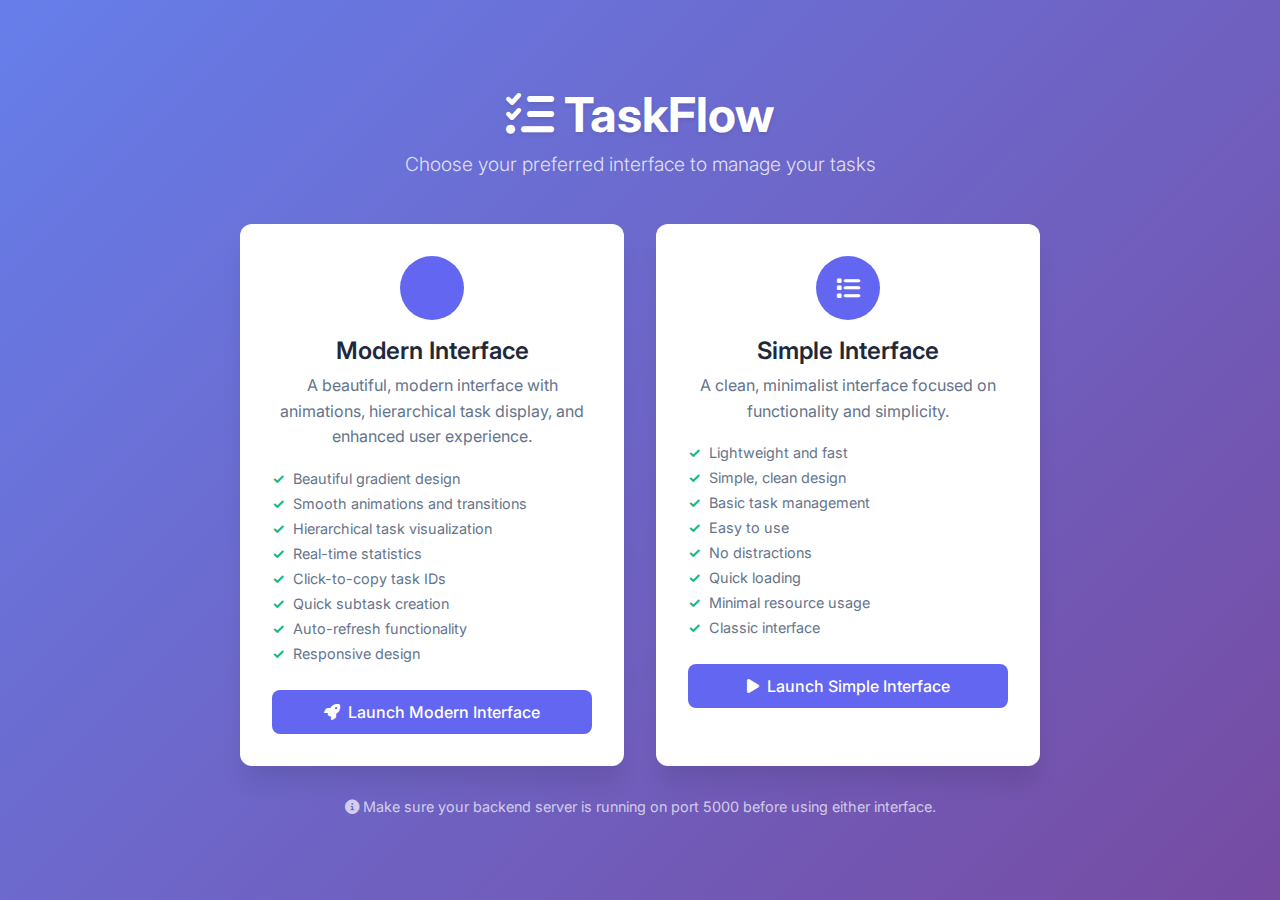
<file: index.html>
<!DOCTYPE html>
<html lang="en">
<head>
    <meta charset="UTF-8">
    <meta name="viewport" content="width=device-width, initial-scale=1.0">
    <title>TaskFlow - Choose Your Interface</title>
    <link href="https://cdnjs.cloudflare.com/ajax/libs/font-awesome/6.4.0/css/all.min.css" rel="stylesheet">
    <link href="https://fonts.googleapis.com/css2?family=Inter:wght@300;400;500;600;700&display=swap" rel="stylesheet">
    <style>
        :root {
            --primary: #6366f1;
            --primary-dark: #4f46e5;
            --secondary: #f1f5f9;
            --accent: #10b981;
            --text-primary: #1e293b;
            --text-secondary: #64748b;
            --bg-primary: #ffffff;
            --shadow: 0 4px 6px -1px rgba(0, 0, 0, 0.1);
            --shadow-lg: 0 20px 25px -5px rgba(0, 0, 0, 0.1);
            --radius: 12px;
            --transition: all 0.3s cubic-bezier(0.4, 0, 0.2, 1);
        }

        * {
            margin: 0;
            padding: 0;
            box-sizing: border-box;
        }

        body {
            font-family: 'Inter', -apple-system, BlinkMacSystemFont, sans-serif;
            background: linear-gradient(135deg, #667eea 0%, #764ba2 100%);
            min-height: 100vh;
            color: var(--text-primary);
            display: flex;
            align-items: center;
            justify-content: center;
            padding: 2rem;
        }

        .container {
            max-width: 800px;
            text-align: center;
        }

        .header {
            margin-bottom: 3rem;
            animation: fadeInDown 0.8s ease-out;
        }

        .header h1 {
            font-size: 3rem;
            font-weight: 700;
            color: white;
            margin-bottom: 0.5rem;
            text-shadow: 0 2px 4px rgba(0, 0, 0, 0.1);
        }

        .header p {
            font-size: 1.2rem;
            color: rgba(255, 255, 255, 0.8);
            font-weight: 300;
        }

        .options {
            display: grid;
            grid-template-columns: repeat(auto-fit, minmax(300px, 1fr));
            gap: 2rem;
            margin-bottom: 2rem;
        }

        .option-card {
            background: var(--bg-primary);
            border-radius: var(--radius);
            box-shadow: var(--shadow-lg);
            padding: 2rem;
            transition: var(--transition);
            animation: fadeInUp 0.8s ease-out;
            text-decoration: none;
            color: inherit;
        }

        .option-card:hover {
            transform: translateY(-4px);
            box-shadow: 0 25px 50px -12px rgba(0, 0, 0, 0.25);
        }

        .option-icon {
            width: 4rem;
            height: 4rem;
            background: var(--primary);
            border-radius: 50%;
            display: flex;
            align-items: center;
            justify-content: center;
            color: white;
            font-size: 1.5rem;
            margin: 0 auto 1rem;
        }

        .option-title {
            font-size: 1.5rem;
            font-weight: 600;
            margin-bottom: 0.5rem;
            color: var(--text-primary);
        }

        .option-description {
            color: var(--text-secondary);
            line-height: 1.6;
            margin-bottom: 1rem;
        }

        .option-features {
            list-style: none;
            text-align: left;
            margin-bottom: 1.5rem;
        }

        .option-features li {
            padding: 0.25rem 0;
            color: var(--text-secondary);
            font-size: 0.9rem;
        }

        .option-features li:before {
            content: "✓";
            color: var(--accent);
            font-weight: bold;
            margin-right: 0.5rem;
        }

        .btn {
            display: inline-flex;
            align-items: center;
            gap: 0.5rem;
            padding: 0.75rem 1.5rem;
            border: none;
            border-radius: 8px;
            font-size: 1rem;
            font-weight: 500;
            cursor: pointer;
            transition: var(--transition);
            text-decoration: none;
            background: var(--primary);
            color: white;
            width: 100%;
            justify-content: center;
        }

        .btn:hover {
            background: var(--primary-dark);
            transform: translateY(-1px);
        }

        .footer {
            margin-top: 2rem;
            color: rgba(255, 255, 255, 0.7);
            font-size: 0.9rem;
        }

        @keyframes fadeInDown {
            from { opacity: 0; transform: translateY(-20px); }
            to { opacity: 1; transform: translateY(0); }
        }

        @keyframes fadeInUp {
            from { opacity: 0; transform: translateY(20px); }
            to { opacity: 1; transform: translateY(0); }
        }

        @media (max-width: 768px) {
            .header h1 {
                font-size: 2rem;
            }
            
            .options {
                grid-template-columns: 1fr;
            }
        }
    </style>
</head>
<body>
    <div class="container">
        <header class="header">
            <h1><i class="fas fa-tasks"></i> TaskFlow</h1>
            <p>Choose your preferred interface to manage your tasks</p>
        </header>

        <div class="options">
            <div class="option-card">
                <div class="option-icon">
                    <i class="fas fa-sparkles"></i>
                </div>
                <h2 class="option-title">Modern Interface</h2>
                <p class="option-description">
                    A beautiful, modern interface with animations, hierarchical task display, and enhanced user experience.
                </p>
                <ul class="option-features">
                    <li>Beautiful gradient design</li>
                    <li>Smooth animations and transitions</li>
                    <li>Hierarchical task visualization</li>
                    <li>Real-time statistics</li>
                    <li>Click-to-copy task IDs</li>
                    <li>Quick subtask creation</li>
                    <li>Auto-refresh functionality</li>
                    <li>Responsive design</li>
                </ul>
                <a href="frontend_fancy.html" class="btn">
                    <i class="fas fa-rocket"></i>
                    Launch Modern Interface
                </a>
            </div>

            <div class="option-card">
                <div class="option-icon">
                    <i class="fas fa-list"></i>
                </div>
                <h2 class="option-title">Simple Interface</h2>
                <p class="option-description">
                    A clean, minimalist interface focused on functionality and simplicity.
                </p>
                <ul class="option-features">
                    <li>Lightweight and fast</li>
                    <li>Simple, clean design</li>
                    <li>Basic task management</li>
                    <li>Easy to use</li>
                    <li>No distractions</li>
                    <li>Quick loading</li>
                    <li>Minimal resource usage</li>
                    <li>Classic interface</li>
                </ul>
                <a href="frontend.html" class="btn">
                    <i class="fas fa-play"></i>
                    Launch Simple Interface
                </a>
            </div>
        </div>

        <footer class="footer">
            <p>
                <i class="fas fa-info-circle"></i>
                Make sure your backend server is running on port 5000 before using either interface.
            </p>
        </footer>
    </div>
</body>
</html>
</file>
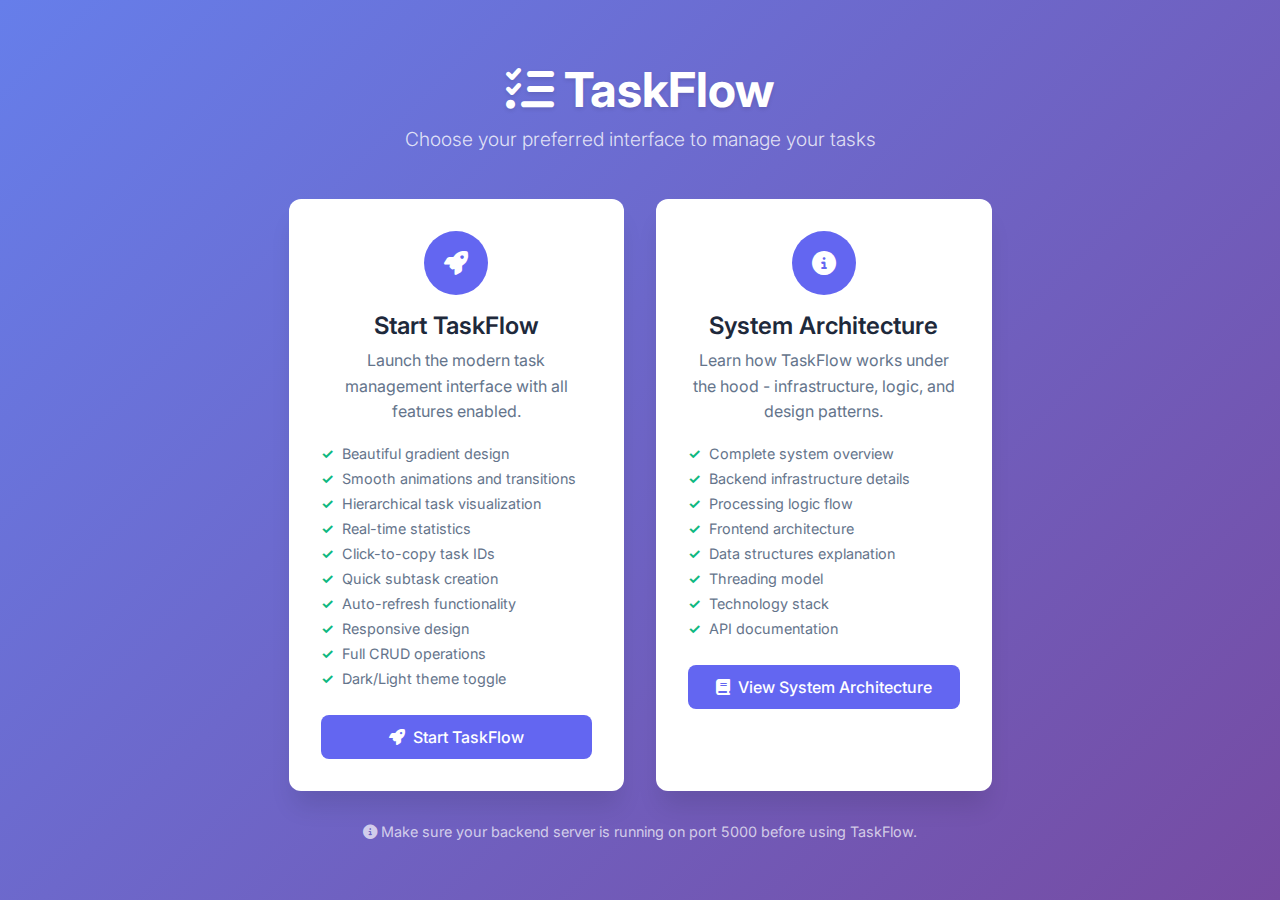
<file: frontend/index.html>
<!DOCTYPE html>
<html lang="en">
<head>
    <meta charset="UTF-8">
    <meta name="viewport" content="width=device-width, initial-scale=1.0">
    <title>TaskFlow - Choose Your Interface</title>
    <link href="https://cdnjs.cloudflare.com/ajax/libs/font-awesome/6.4.0/css/all.min.css" rel="stylesheet">
    <link href="https://fonts.googleapis.com/css2?family=Inter:wght@300;400;500;600;700&display=swap" rel="stylesheet">
    <style>
        :root {
            --primary: #6366f1;
            --primary-dark: #4f46e5;
            --secondary: #f1f5f9;
            --accent: #10b981;
            --text-primary: #1e293b;
            --text-secondary: #64748b;
            --bg-primary: #ffffff;
            --shadow: 0 4px 6px -1px rgba(0, 0, 0, 0.1);
            --shadow-lg: 0 20px 25px -5px rgba(0, 0, 0, 0.1);
            --radius: 12px;
            --transition: all 0.3s cubic-bezier(0.4, 0, 0.2, 1);
        }

        * {
            margin: 0;
            padding: 0;
            box-sizing: border-box;
        }

        body {
            font-family: 'Inter', -apple-system, BlinkMacSystemFont, sans-serif;
            background: linear-gradient(135deg, #667eea 0%, #764ba2 100%);
            min-height: 100vh;
            color: var(--text-primary);
            display: flex;
            align-items: center;
            justify-content: center;
            padding: 2rem;
        }

        .container {
            max-width: 800px;
            text-align: center;
        }

        .header {
            margin-bottom: 3rem;
            animation: fadeInDown 0.8s ease-out;
        }

        .header h1 {
            font-size: 3rem;
            font-weight: 700;
            color: white;
            margin-bottom: 0.5rem;
            text-shadow: 0 2px 4px rgba(0, 0, 0, 0.1);
        }

        .header p {
            font-size: 1.2rem;
            color: rgba(255, 255, 255, 0.8);
            font-weight: 300;
        }

        .options {
            display: grid;
            grid-template-columns: repeat(auto-fit, minmax(300px, 1fr));
            gap: 2rem;
            margin-bottom: 2rem;
        }

        .option-card {
            background: var(--bg-primary);
            border-radius: var(--radius);
            box-shadow: var(--shadow-lg);
            padding: 2rem;
            transition: var(--transition);
            animation: fadeInUp 0.8s ease-out;
            text-decoration: none;
            color: inherit;
        }

        .option-card:hover {
            transform: translateY(-4px);
            box-shadow: 0 25px 50px -12px rgba(0, 0, 0, 0.25);
        }

        .option-icon {
            width: 4rem;
            height: 4rem;
            background: var(--primary);
            border-radius: 50%;
            display: flex;
            align-items: center;
            justify-content: center;
            color: white;
            font-size: 1.5rem;
            margin: 0 auto 1rem;
        }

        .option-title {
            font-size: 1.5rem;
            font-weight: 600;
            margin-bottom: 0.5rem;
            color: var(--text-primary);
        }

        .option-description {
            color: var(--text-secondary);
            line-height: 1.6;
            margin-bottom: 1rem;
        }

        .option-features {
            list-style: none;
            text-align: left;
            margin-bottom: 1.5rem;
        }

        .option-features li {
            padding: 0.25rem 0;
            color: var(--text-secondary);
            font-size: 0.9rem;
        }

        .option-features li:before {
            content: "✓";
            color: var(--accent);
            font-weight: bold;
            margin-right: 0.5rem;
        }

        .btn {
            display: inline-flex;
            align-items: center;
            gap: 0.5rem;
            padding: 0.75rem 1.5rem;
            border: none;
            border-radius: 8px;
            font-size: 1rem;
            font-weight: 500;
            cursor: pointer;
            transition: var(--transition);
            text-decoration: none;
            background: var(--primary);
            color: white;
            width: 100%;
            justify-content: center;
        }

        .btn:hover {
            background: var(--primary-dark);
            transform: translateY(-1px);
        }

        .footer {
            margin-top: 2rem;
            color: rgba(255, 255, 255, 0.7);
            font-size: 0.9rem;
        }

        @keyframes fadeInDown {
            from { opacity: 0; transform: translateY(-20px); }
            to { opacity: 1; transform: translateY(0); }
        }

        @keyframes fadeInUp {
            from { opacity: 0; transform: translateY(20px); }
            to { opacity: 1; transform: translateY(0); }
        }

        @media (max-width: 768px) {
            .header h1 {
                font-size: 2rem;
            }
            
            .options {
                grid-template-columns: 1fr;
            }
        }
    </style>
</head>
<body>
    <div class="container">
        <header class="header">
            <h1><i class="fas fa-tasks"></i> TaskFlow</h1>
            <p>Choose your preferred interface to manage your tasks</p>
        </header>

        <div class="options">
            <div class="option-card">
                <div class="option-icon">
                    <i class="fas fa-rocket"></i>
                </div>
                <h2 class="option-title">Start TaskFlow</h2>
                <p class="option-description">
                    Launch the modern task management interface with all features enabled.
                </p>
                <ul class="option-features">
                    <li>Beautiful gradient design</li>
                    <li>Smooth animations and transitions</li>
                    <li>Hierarchical task visualization</li>
                    <li>Real-time statistics</li>
                    <li>Click-to-copy task IDs</li>
                    <li>Quick subtask creation</li>
                    <li>Auto-refresh functionality</li>
                    <li>Responsive design</li>
                    <li>Full CRUD operations</li>
                    <li>Dark/Light theme toggle</li>
                </ul>
                <a href="frontend_fancy.html" class="btn">
                    <i class="fas fa-rocket"></i>
                    Start TaskFlow
                </a>
            </div>

            <div class="option-card">
                <div class="option-icon">
                    <i class="fas fa-info-circle"></i>
                </div>
                <h2 class="option-title">System Architecture</h2>
                <p class="option-description">
                    Learn how TaskFlow works under the hood - infrastructure, logic, and design patterns.
                </p>
                <ul class="option-features">
                    <li>Complete system overview</li>
                    <li>Backend infrastructure details</li>
                    <li>Processing logic flow</li>
                    <li>Frontend architecture</li>
                    <li>Data structures explanation</li>
                    <li>Threading model</li>
                    <li>Technology stack</li>
                    <li>API documentation</li>
                </ul>
                <a href="info.html" class="btn">
                    <i class="fas fa-book"></i>
                    View System Architecture
                </a>
            </div>
        </div>

        <footer class="footer">
            <p>
                <i class="fas fa-info-circle"></i>
                Make sure your backend server is running on port 5000 before using TaskFlow.
            </p>
        </footer>
    </div>
</body>
</html>
</file>
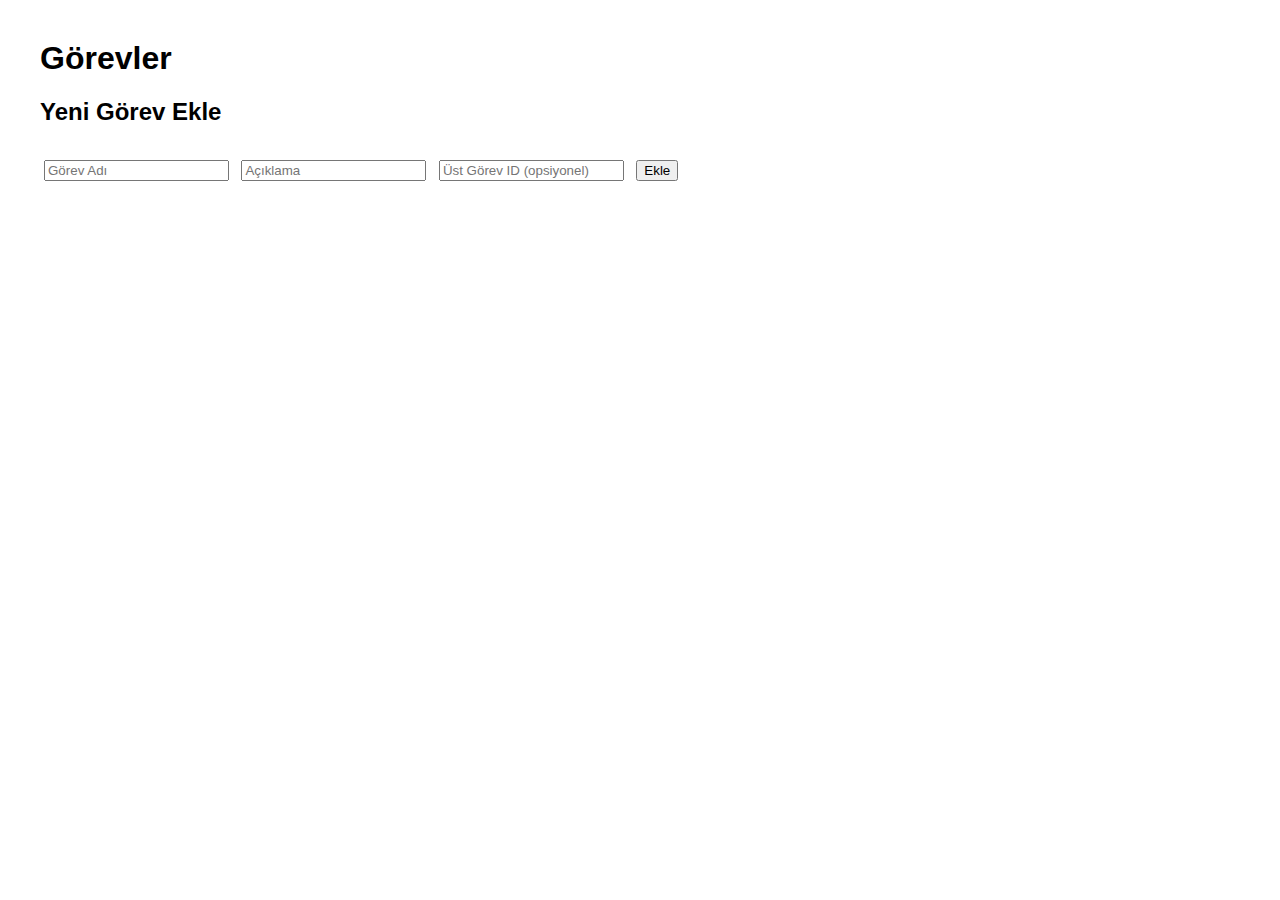
<file: frontend.html>
<!DOCTYPE html>
<html lang="tr">
<head>
    <meta charset="UTF-8">
    <title>Görev Listesi</title>
    <style>
        body { font-family: Arial, sans-serif; margin: 40px; }
        #task-list { margin-top: 20px; }
        li { margin-bottom: 8px; }
        form { margin-top: 30px; }
        input, button { margin: 4px; }
    </style>
</head>
<body>
    <h1>Görevler</h1>
    <ul id="task-list"></ul>

    <h2>Yeni Görev Ekle</h2>
    <form id="task-form">
        <input type="text" id="name" placeholder="Görev Adı" required>
        <input type="text" id="description" placeholder="Açıklama" required>
        <input type="text" id="parent_id" placeholder="Üst Görev ID (opsiyonel)">
        <button type="submit">Ekle</button>
    </form>

    <script>
        async function fetchTasks() {
            const res = await fetch('http://127.0.0.1:5000/get_tasks');
            const tasks = await res.json();
            const list = document.getElementById('task-list');
            list.innerHTML = '';
            tasks.forEach(task => {
                const li = document.createElement('li');
                li.textContent = `#${task.id} - ${task.name}: ${task.description}` + 
                    (task.parent_id ? ` (Üst Görev: ${task.parent_id})` : '');
                list.appendChild(li);
            });
        }

        document.getElementById('task-form').addEventListener('submit', async (e) => {
            e.preventDefault();
            const name = document.getElementById('name').value;
            const description = document.getElementById('description').value;
            const parent_id = document.getElementById('parent_id').value || null;

            const res = await fetch('http://127.0.0.1:5000/add_task', {
                method: 'POST',
                headers: { 'Content-Type': 'application/json' },
                body: JSON.stringify({ name, description, parent_id })
            });

            if (res.ok) {
                document.getElementById('name').value = '';
                document.getElementById('description').value = '';
                document.getElementById('parent_id').value = '';
                fetchTasks();
            } else {
                const error = await res.json();
                alert(error.error || 'Görev eklenemedi!');
            }
        });

        fetchTasks();
    </script>
</body>
</html>
</file>
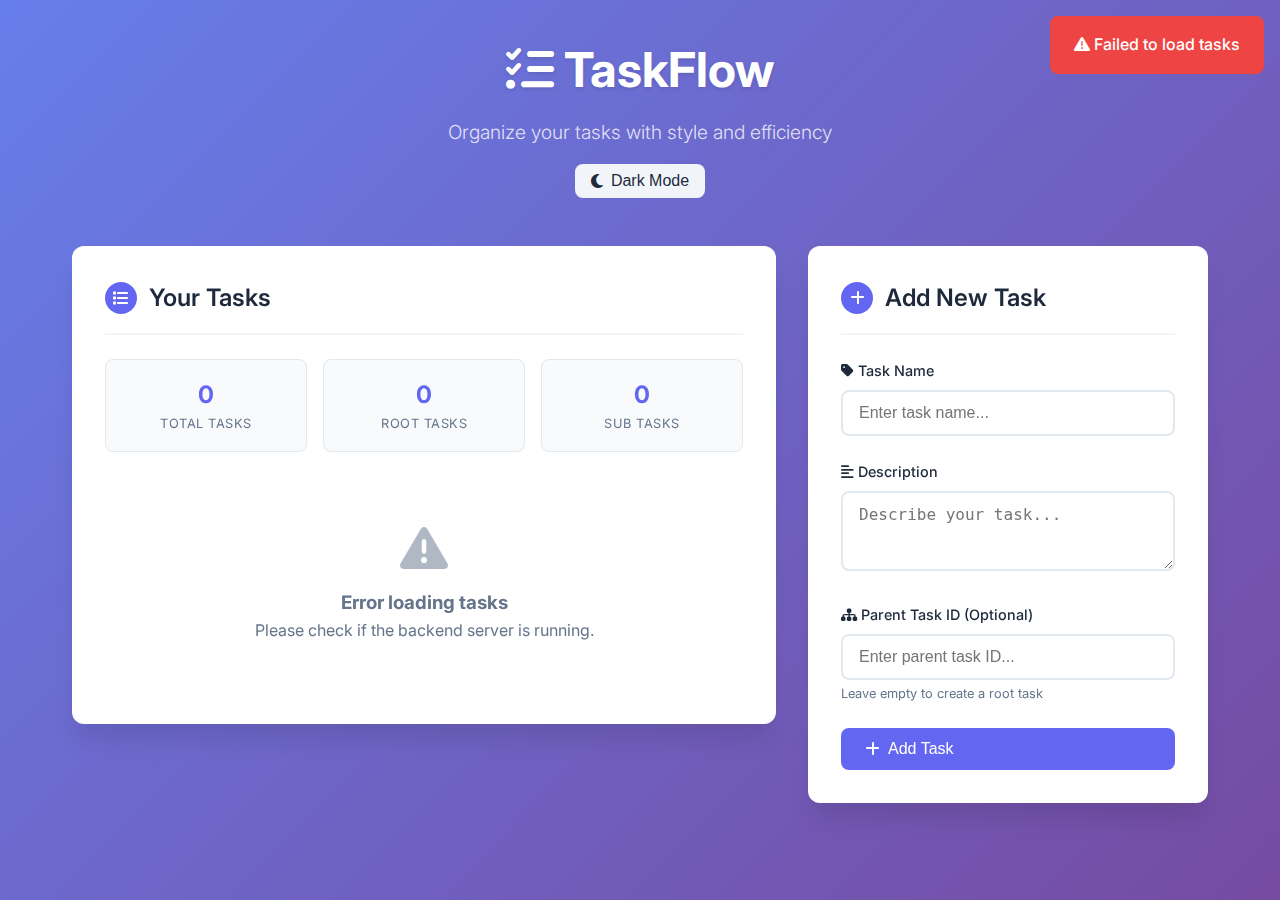
<file: frontend_fancy.html>
<!DOCTYPE html>
<html lang="en">
<head>
    <meta charset="UTF-8">
    <meta name="viewport" content="width=device-width, initial-scale=1.0">
    <title>✨ TaskFlow - Modern Todo Manager</title>
    <link href="https://cdnjs.cloudflare.com/ajax/libs/font-awesome/6.4.0/css/all.min.css" rel="stylesheet">
    <link href="https://fonts.googleapis.com/css2?family=Inter:wght@300;400;500;600;700&display=swap" rel="stylesheet">
    <style>
        :root {
            --primary: #6366f1;
            --primary-dark: #4f46e5;
            --secondary: #f1f5f9;
            --accent: #10b981;
            --danger: #ef4444;
            --warning: #f59e0b;
            --text-primary: #1e293b;
            --text-secondary: #64748b;
            --border: #e2e8f0;
            --bg-primary: #ffffff;
            --bg-secondary: #f8fafc;
            --shadow: 0 4px 6px -1px rgba(0, 0, 0, 0.1);
            --shadow-lg: 0 20px 25px -5px rgba(0, 0, 0, 0.1);
            --radius: 12px;
            --transition: all 0.3s cubic-bezier(0.4, 0, 0.2, 1);
        }

        * {
            margin: 0;
            padding: 0;
            box-sizing: border-box;
        }

        body {
            font-family: 'Inter', -apple-system, BlinkMacSystemFont, sans-serif;
            background: linear-gradient(135deg, #667eea 0%, #764ba2 100%);
            min-height: 100vh;
            color: var(--text-primary);
            line-height: 1.6;
        }

        .container {
            max-width: 1200px;
            margin: 0 auto;
            padding: 2rem;
        }

        .header {
            text-align: center;
            margin-bottom: 3rem;
            animation: fadeInDown 0.8s ease-out;
        }

        .header h1 {
            font-size: 3rem;
            font-weight: 700;
            color: white;
            margin-bottom: 0.5rem;
            text-shadow: 0 2px 4px rgba(0, 0, 0, 0.1);
        }

        .header p {
            font-size: 1.2rem;
            color: rgba(255, 255, 255, 0.8);
            font-weight: 300;
        }

        .main-grid {
            display: grid;
            grid-template-columns: 1fr 400px;
            gap: 2rem;
            align-items: start;
        }

        .card {
            background: var(--bg-primary);
            border-radius: var(--radius);
            box-shadow: var(--shadow-lg);
            padding: 2rem;
            backdrop-filter: blur(10px);
            border: 1px solid rgba(255, 255, 255, 0.1);
            animation: fadeInUp 0.8s ease-out;
        }

        .card-header {
            display: flex;
            align-items: center;
            gap: 0.75rem;
            margin-bottom: 1.5rem;
            padding-bottom: 1rem;
            border-bottom: 2px solid var(--secondary);
        }

        .card-header h2 {
            font-size: 1.5rem;
            font-weight: 600;
            color: var(--text-primary);
        }

        .card-header .icon {
            width: 2rem;
            height: 2rem;
            background: var(--primary);
            border-radius: 50%;
            display: flex;
            align-items: center;
            justify-content: center;
            color: white;
        }

        .form-group {
            margin-bottom: 1.5rem;
        }

        .form-label {
            display: block;
            font-weight: 500;
            color: var(--text-primary);
            margin-bottom: 0.5rem;
            font-size: 0.9rem;
        }

        .form-input {
            width: 100%;
            padding: 0.75rem 1rem;
            border: 2px solid var(--border);
            border-radius: 8px;
            font-size: 1rem;
            transition: var(--transition);
            background: var(--bg-primary);
        }

        .form-input:focus {
            outline: none;
            border-color: var(--primary);
            box-shadow: 0 0 0 3px rgba(99, 102, 241, 0.1);
        }

        .form-textarea {
            resize: vertical;
            min-height: 80px;
        }

        .btn {
            display: inline-flex;
            align-items: center;
            gap: 0.5rem;
            padding: 0.75rem 1.5rem;
            border: none;
            border-radius: 8px;
            font-size: 1rem;
            font-weight: 500;
            cursor: pointer;
            transition: var(--transition);
            text-decoration: none;
        }

        .btn-primary {
            background: var(--primary);
            color: white;
        }

        .btn-primary:hover {
            background: var(--primary-dark);
            transform: translateY(-1px);
            box-shadow: var(--shadow);
        }

        .btn-secondary {
            background: var(--secondary);
            color: var(--text-primary);
        }

        .btn-secondary:hover {
            background: #e2e8f0;
        }

        .task-list {
            max-height: 600px;
            overflow-y: auto;
        }

        .task-item {
            background: var(--bg-secondary);
            border: 1px solid var(--border);
            border-radius: 8px;
            padding: 1rem;
            margin-bottom: 0.75rem;
            transition: var(--transition);
            animation: slideInLeft 0.5s ease-out;
        }

        .task-item:hover {
            transform: translateX(4px);
            box-shadow: var(--shadow);
        }

        .task-header {
            display: flex;
            align-items: center;
            justify-content: space-between;
            margin-bottom: 0.5rem;
        }

        .task-title {
            font-weight: 600;
            color: var(--text-primary);
            font-size: 1.1rem;
        }

        .task-id {
            font-size: 0.75rem;
            color: var(--text-secondary);
            background: var(--secondary);
            padding: 0.25rem 0.5rem;
            border-radius: 4px;
            font-family: 'Monaco', monospace;
        }

        .task-description {
            color: var(--text-secondary);
            margin-bottom: 0.5rem;
        }

        .task-meta {
            display: flex;
            align-items: center;
            gap: 1rem;
            font-size: 0.85rem;
            color: var(--text-secondary);
        }

        .task-children {
            display: flex;
            align-items: center;
            gap: 0.25rem;
        }

        .loading {
            display: flex;
            align-items: center;
            justify-content: center;
            padding: 2rem;
            color: var(--text-secondary);
        }

        .spinner {
            width: 20px;
            height: 20px;
            border: 2px solid var(--border);
            border-top: 2px solid var(--primary);
            border-radius: 50%;
            animation: spin 1s linear infinite;
            margin-right: 0.5rem;
        }

        .empty-state {
            text-align: center;
            padding: 3rem 1rem;
            color: var(--text-secondary);
        }

        .empty-state i {
            font-size: 3rem;
            margin-bottom: 1rem;
            opacity: 0.5;
        }

        .stats {
            display: grid;
            grid-template-columns: repeat(auto-fit, minmax(120px, 1fr));
            gap: 1rem;
            margin-bottom: 1.5rem;
        }

        .stat-item {
            text-align: center;
            padding: 1rem;
            background: var(--bg-secondary);
            border-radius: 8px;
            border: 1px solid var(--border);
        }

        .stat-number {
            font-size: 1.5rem;
            font-weight: 700;
            color: var(--primary);
        }

        .stat-label {
            font-size: 0.8rem;
            color: var(--text-secondary);
            text-transform: uppercase;
            letter-spacing: 0.5px;
        }

        .notification {
            position: fixed;
            top: 1rem;
            right: 1rem;
            padding: 1rem 1.5rem;
            border-radius: 8px;
            color: white;
            font-weight: 500;
            z-index: 1000;
            animation: slideInRight 0.3s ease-out;
        }

        .notification.success {
            background: var(--accent);
        }

        .notification.error {
            background: var(--danger);
        }

        @keyframes fadeInDown {
            from { opacity: 0; transform: translateY(-20px); }
            to { opacity: 1; transform: translateY(0); }
        }

        @keyframes fadeInUp {
            from { opacity: 0; transform: translateY(20px); }
            to { opacity: 1; transform: translateY(0); }
        }

        @keyframes slideInLeft {
            from { opacity: 0; transform: translateX(-20px); }
            to { opacity: 1; transform: translateX(0); }
        }

        @keyframes slideInRight {
            from { opacity: 0; transform: translateX(20px); }
            to { opacity: 1; transform: translateX(0); }
        }

        @keyframes spin {
            from { transform: rotate(0deg); }
            to { transform: rotate(360deg); }
        }

        /* Dark mode styles */
        [data-theme="dark"] {
            --primary: #8b5cf6;
            --primary-dark: #7c3aed;
            --secondary: #374151;
            --accent: #10b981;
            --danger: #ef4444;
            --warning: #f59e0b;
            --text-primary: #f8fafc;
            --text-secondary: #94a3b8;
            --border: #4b5563;
            --bg-primary: #1f2937;
            --bg-secondary: #111827;
            --shadow: 0 4px 6px -1px rgba(0, 0, 0, 0.3);
            --shadow-lg: 0 20px 25px -5px rgba(0, 0, 0, 0.3);
        }

        [data-theme="dark"] body {
            background: linear-gradient(135deg, #1f2937 0%, #111827 100%);
        }

        [data-theme="dark"] .form-input {
            background: var(--bg-secondary);
            color: var(--text-primary);
        }

        [data-theme="dark"] .task-item {
            background: var(--bg-secondary);
        }

        @media (max-width: 768px) {
            .main-grid {
                grid-template-columns: 1fr;
                gap: 1.5rem;
            }

            .header h1 {
                font-size: 2rem;
            }

            .container {
                padding: 1rem;
            }
        }
    </style>
</head>
<body>
    <div class="container">
        <header class="header">
            <h1><i class="fas fa-tasks"></i> TaskFlow</h1>
            <p>Organize your tasks with style and efficiency</p>
            <button class="btn btn-secondary" onclick="toggleTheme()" style="margin-top: 1rem; padding: 0.5rem 1rem;">
                <i class="fas fa-moon" id="theme-icon"></i>
                <span id="theme-text">Dark Mode</span>
            </button>
        </header>

        <div class="main-grid">
            <div class="card">
                <div class="card-header">
                    <div class="icon">
                        <i class="fas fa-list"></i>
                    </div>
                    <h2>Your Tasks</h2>
                </div>

                <div class="stats" id="stats">
                    <div class="stat-item">
                        <div class="stat-number" id="total-tasks">0</div>
                        <div class="stat-label">Total Tasks</div>
                    </div>
                    <div class="stat-item">
                        <div class="stat-number" id="root-tasks">0</div>
                        <div class="stat-label">Root Tasks</div>
                    </div>
                    <div class="stat-item">
                        <div class="stat-number" id="child-tasks">0</div>
                        <div class="stat-label">Sub Tasks</div>
                    </div>
                </div>

                <div id="task-list" class="task-list">
                    <div class="loading">
                        <div class="spinner"></div>
                        Loading tasks...
                    </div>
                </div>
            </div>

            <div class="card">
                <div class="card-header">
                    <div class="icon">
                        <i class="fas fa-plus"></i>
                    </div>
                    <h2>Add New Task</h2>
                </div>

                <form id="task-form">
                    <div class="form-group">
                        <label class="form-label" for="name">
                            <i class="fas fa-tag"></i> Task Name
                        </label>
                        <input type="text" id="name" class="form-input" placeholder="Enter task name..." required>
                    </div>

                    <div class="form-group">
                        <label class="form-label" for="description">
                            <i class="fas fa-align-left"></i> Description
                        </label>
                        <textarea id="description" class="form-input form-textarea" placeholder="Describe your task..." required></textarea>
                    </div>

                    <div class="form-group">
                        <label class="form-label" for="parent_id">
                            <i class="fas fa-sitemap"></i> Parent Task ID (Optional)
                        </label>
                        <input type="text" id="parent_id" class="form-input" placeholder="Enter parent task ID...">
                        <small style="color: var(--text-secondary); font-size: 0.8rem; margin-top: 0.25rem; display: block;">
                            Leave empty to create a root task
                        </small>
                    </div>

                    <button type="submit" class="btn btn-primary" style="width: 100%;">
                        <i class="fas fa-plus"></i>
                        Add Task
                    </button>
                </form>
            </div>
        </div>
    </div>

    <script>
        const API_BASE = 'http://127.0.0.1:5000';
        let tasks = [];

        // DOM Elements
        const taskList = document.getElementById('task-list');
        const taskForm = document.getElementById('task-form');
        const nameInput = document.getElementById('name');
        const descriptionInput = document.getElementById('description');
        const parentIdInput = document.getElementById('parent_id');

        // Statistics elements
        const totalTasksEl = document.getElementById('total-tasks');
        const rootTasksEl = document.getElementById('root-tasks');
        const childTasksEl = document.getElementById('child-tasks');

        // Utility functions
        function showNotification(message, type = 'success') {
            const notification = document.createElement('div');
            notification.className = `notification ${type}`;
            notification.innerHTML = `<i class="fas fa-${type === 'success' ? 'check' : 'exclamation-triangle'}"></i> ${message}`;
            document.body.appendChild(notification);

            setTimeout(() => {
                notification.style.animation = 'slideInRight 0.3s ease-out reverse';
                setTimeout(() => notification.remove(), 300);
            }, 3000);
        }

        function updateStats() {
            const totalTasks = tasks.length;

            // Calculate root tasks (tasks that are not children of any other task)
            const rootTasks = tasks.filter(task => {
                return !tasks.some(t => t.children && t.children.includes(task.id));
            }).length;

            const childTasks = totalTasks - rootTasks;

            totalTasksEl.textContent = totalTasks;
            rootTasksEl.textContent = rootTasks;
            childTasksEl.textContent = childTasks;
        }

        function truncateId(id) {
            return id.substring(0, 8) + '...';
        }

        function buildTaskHierarchy() {
            const taskMap = new Map();
            const rootTasks = [];

            // Create a map of all tasks
            tasks.forEach(task => {
                taskMap.set(task.id, { ...task, children: [] });
            });

            // Build hierarchy
            tasks.forEach(task => {
                const taskObj = taskMap.get(task.id);
                if (task.children && task.children.length > 0) {
                    task.children.forEach(childId => {
                        const childTask = taskMap.get(childId);
                        if (childTask) {
                            taskObj.children.push(childTask);
                        }
                    });
                }

                // Check if this task is a root task (not a child of any other task)
                const isChild = tasks.some(t => t.children && t.children.includes(task.id));
                if (!isChild) {
                    rootTasks.push(taskObj);
                }
            });

            return rootTasks;
        }

        function renderTaskItem(task, level = 0) {
            const indent = level * 20;
            const hasChildren = task.children && task.children.length > 0;

            return `
                <div class="task-item" style="margin-left: ${indent}px; ${level > 0 ? 'border-left: 3px solid var(--primary); margin-top: 0.5rem;' : ''}">
                    <div class="task-header">
                        <div class="task-title">
                            ${level > 0 ? '<i class="fas fa-arrow-turn-down" style="margin-right: 0.5rem; color: var(--primary);"></i>' : ''}
                            ${task.name}
                        </div>
                        <div class="task-id" onclick="copyToClipboard('${task.id}')" style="cursor: pointer;" title="Click to copy full ID">
                            #${truncateId(task.id)}
                        </div>
                    </div>
                    <div class="task-description">${task.description}</div>
                    <div class="task-meta">
                        <div class="task-children">
                            <i class="fas fa-sitemap"></i>
                            <span>${task.children ? task.children.length : 0} subtasks</span>
                        </div>
                        ${task.due_date ? `
                            <div>
                                <i class="fas fa-calendar"></i>
                                <span>${new Date(task.due_date).toLocaleDateString()}</span>
                            </div>
                        ` : ''}
                        <div style="margin-left: auto;">
                            <button class="btn btn-secondary" onclick="setParentId('${task.id}')" style="padding: 0.25rem 0.5rem; font-size: 0.8rem;">
                                <i class="fas fa-plus"></i> Add Subtask
                            </button>
                        </div>
                    </div>
                </div>
                ${hasChildren ? task.children.map(child => renderTaskItem(child, level + 1)).join('') : ''}
            `;
        }

        function renderTasks() {
            if (tasks.length === 0) {
                taskList.innerHTML = `
                    <div class="empty-state">
                        <i class="fas fa-clipboard-list"></i>
                        <h3>No tasks yet</h3>
                        <p>Create your first task to get started!</p>
                    </div>
                `;
                return;
            }

            const hierarchy = buildTaskHierarchy();
            taskList.innerHTML = hierarchy.map(task => renderTaskItem(task)).join('');
        }

        function copyToClipboard(text) {
            navigator.clipboard.writeText(text).then(() => {
                showNotification('Task ID copied to clipboard!');
            }).catch(() => {
                showNotification('Failed to copy ID', 'error');
            });
        }

        function setParentId(taskId) {
            parentIdInput.value = taskId;
            parentIdInput.focus();
            showNotification('Parent ID set! Now add your subtask.');
        }

        async function fetchTasks() {
            try {
                const response = await fetch(`${API_BASE}/get_tasks`);
                if (!response.ok) throw new Error('Failed to fetch tasks');
                
                tasks = await response.json();
                renderTasks();
                updateStats();
            } catch (error) {
                console.error('Error fetching tasks:', error);
                showNotification('Failed to load tasks', 'error');
                taskList.innerHTML = `
                    <div class="empty-state">
                        <i class="fas fa-exclamation-triangle"></i>
                        <h3>Error loading tasks</h3>
                        <p>Please check if the backend server is running.</p>
                    </div>
                `;
            }
        }

        async function addTask(taskData) {
            try {
                const response = await fetch(`${API_BASE}/add_task`, {
                    method: 'POST',
                    headers: {
                        'Content-Type': 'application/json',
                    },
                    body: JSON.stringify(taskData)
                });

                if (!response.ok) {
                    const error = await response.json();
                    throw new Error(error.error || 'Failed to add task');
                }

                const result = await response.json();
                showNotification('Task added successfully!');
                
                // Clear form
                taskForm.reset();
                
                // Refresh tasks
                await fetchTasks();
                
                return result;
            } catch (error) {
                console.error('Error adding task:', error);
                showNotification(error.message, 'error');
                throw error;
            }
        }

        // Event listeners
        taskForm.addEventListener('submit', async (e) => {
            e.preventDefault();
            
            const taskData = {
                name: nameInput.value.trim(),
                description: descriptionInput.value.trim(),
                parent_id: parentIdInput.value.trim() || null
            };

            if (!taskData.name || !taskData.description) {
                showNotification('Please fill in all required fields', 'error');
                return;
            }

            await addTask(taskData);
        });

        // Theme management
        function toggleTheme() {
            const currentTheme = document.documentElement.getAttribute('data-theme');
            const newTheme = currentTheme === 'dark' ? 'light' : 'dark';

            document.documentElement.setAttribute('data-theme', newTheme);
            localStorage.setItem('theme', newTheme);

            const themeIcon = document.getElementById('theme-icon');
            const themeText = document.getElementById('theme-text');

            if (newTheme === 'dark') {
                themeIcon.className = 'fas fa-sun';
                themeText.textContent = 'Light Mode';
            } else {
                themeIcon.className = 'fas fa-moon';
                themeText.textContent = 'Dark Mode';
            }
        }

        function initializeTheme() {
            const savedTheme = localStorage.getItem('theme') || 'light';
            document.documentElement.setAttribute('data-theme', savedTheme);

            const themeIcon = document.getElementById('theme-icon');
            const themeText = document.getElementById('theme-text');

            if (savedTheme === 'dark') {
                themeIcon.className = 'fas fa-sun';
                themeText.textContent = 'Light Mode';
            }
        }

        // Initialize app
        document.addEventListener('DOMContentLoaded', () => {
            initializeTheme();
            fetchTasks();

            // Auto-refresh tasks every 30 seconds
            setInterval(fetchTasks, 30000);
        });
    </script>
</body>
</html>
</file>
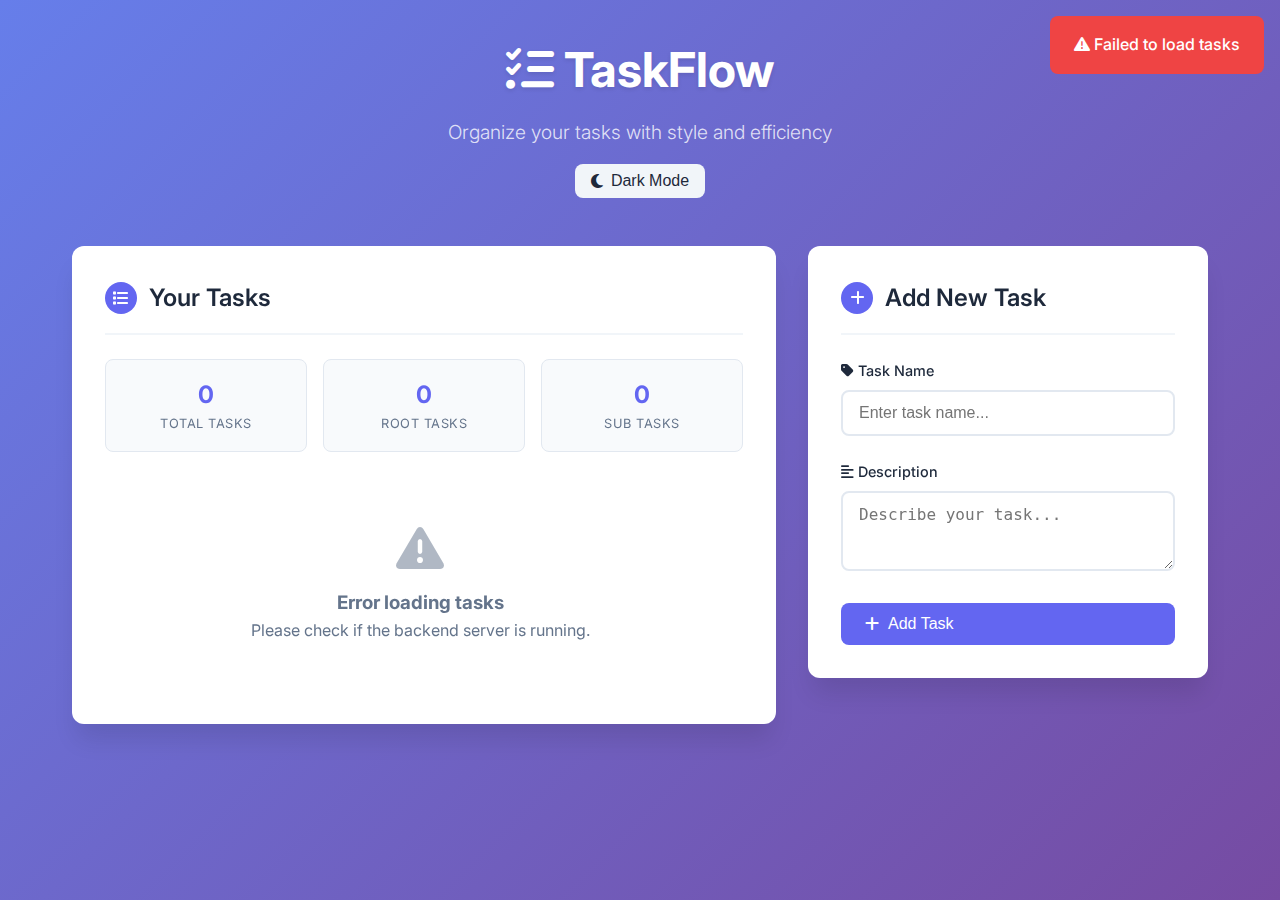
<file: frontend/frontend_fancy.html>
<!DOCTYPE html>
<html lang="en">
<head>
    <meta charset="UTF-8">
    <meta name="viewport" content="width=device-width, initial-scale=1.0">
    <title>✨ TaskFlow - Modern Todo Manager</title>
    <link href="https://cdnjs.cloudflare.com/ajax/libs/font-awesome/6.4.0/css/all.min.css" rel="stylesheet">
    <link href="https://fonts.googleapis.com/css2?family=Inter:wght@300;400;500;600;700&display=swap" rel="stylesheet">
    <style>
        :root {
            --primary: #6366f1;
            --primary-dark: #4f46e5;
            --secondary: #f1f5f9;
            --accent: #10b981;
            --danger: #ef4444;
            --warning: #f59e0b;
            --text-primary: #1e293b;
            --text-secondary: #64748b;
            --border: #e2e8f0;
            --bg-primary: #ffffff;
            --bg-secondary: #f8fafc;
            --shadow: 0 4px 6px -1px rgba(0, 0, 0, 0.1);
            --shadow-lg: 0 20px 25px -5px rgba(0, 0, 0, 0.1);
            --radius: 12px;
            --transition: all 0.3s cubic-bezier(0.4, 0, 0.2, 1);
        }

        * {
            margin: 0;
            padding: 0;
            box-sizing: border-box;
        }

        body {
            font-family: 'Inter', -apple-system, BlinkMacSystemFont, sans-serif;
            background: linear-gradient(135deg, #667eea 0%, #764ba2 100%) fixed;
            min-height: 100vh;
            color: var(--text-primary);
            line-height: 1.6;
            overflow-x: hidden;
        }

        .container {
            max-width: 1200px;
            margin: 0 auto;
            padding: 2rem;
        }

        .header {
            text-align: center;
            margin-bottom: 3rem;
            animation: fadeInDown 0.8s ease-out;
        }

        .header h1 {
            font-size: 3rem;
            font-weight: 700;
            color: white;
            margin-bottom: 0.5rem;
            text-shadow: 0 2px 4px rgba(0, 0, 0, 0.1);
        }

        .header p {
            font-size: 1.2rem;
            color: rgba(255, 255, 255, 0.8);
            font-weight: 300;
        }

        .main-grid {
            display: grid;
            grid-template-columns: 1fr 400px;
            gap: 2rem;
            align-items: start;
        }

        .card {
            background: var(--bg-primary);
            border-radius: var(--radius);
            box-shadow: var(--shadow-lg);
            padding: 2rem;
            backdrop-filter: blur(10px);
            border: 1px solid rgba(255, 255, 255, 0.1);
            animation: fadeInUp 0.8s ease-out;
        }

        .card-header {
            display: flex;
            align-items: center;
            gap: 0.75rem;
            margin-bottom: 1.5rem;
            padding-bottom: 1rem;
            border-bottom: 2px solid var(--secondary);
        }

        .card-header h2 {
            font-size: 1.5rem;
            font-weight: 600;
            color: var(--text-primary);
        }

        .card-header .icon {
            width: 2rem;
            height: 2rem;
            background: var(--primary);
            border-radius: 50%;
            display: flex;
            align-items: center;
            justify-content: center;
            color: white;
        }

        .form-group {
            margin-bottom: 1.5rem;
        }

        .form-label {
            display: block;
            font-weight: 500;
            color: var(--text-primary);
            margin-bottom: 0.5rem;
            font-size: 0.9rem;
        }

        .form-input {
            width: 100%;
            padding: 0.75rem 1rem;
            border: 2px solid var(--border);
            border-radius: 8px;
            font-size: 1rem;
            transition: var(--transition);
            background: var(--bg-primary);
        }

        .form-input:focus {
            outline: none;
            border-color: var(--primary);
            box-shadow: 0 0 0 3px rgba(99, 102, 241, 0.1);
        }

        .form-textarea {
            resize: vertical;
            min-height: 80px;
        }

        .btn {
            display: inline-flex;
            align-items: center;
            gap: 0.5rem;
            padding: 0.75rem 1.5rem;
            border: none;
            border-radius: 8px;
            font-size: 1rem;
            font-weight: 500;
            cursor: pointer;
            transition: var(--transition);
            text-decoration: none;
        }

        .btn-primary {
            background: var(--primary);
            color: white;
        }

        .btn-primary:hover {
            background: var(--primary-dark);
            transform: translateY(-1px);
            box-shadow: var(--shadow);
        }

        .btn-secondary {
            background: var(--secondary);
            color: var(--text-primary);
        }

        .btn-secondary:hover {
            background: #e2e8f0;
        }

        .task-list {
            max-height: 70vh;
            overflow-y: auto;
            padding-right: 0.5rem;
        }

        .task-list::-webkit-scrollbar {
            width: 6px;
        }

        .task-list::-webkit-scrollbar-track {
            background: var(--secondary);
            border-radius: 3px;
        }

        .task-list::-webkit-scrollbar-thumb {
            background: var(--primary);
            border-radius: 3px;
        }

        .task-list::-webkit-scrollbar-thumb:hover {
            background: var(--primary-dark);
        }

        .task-item {
            background: var(--bg-primary);
            border: 2px solid var(--border);
            border-radius: 12px;
            padding: 1.5rem;
            margin-bottom: 1rem;
            transition: var(--transition);
            animation: slideInLeft 0.5s ease-out;
            position: relative;
            overflow: hidden;
        }

        .task-item.new-task {
            animation: newTaskAnimation 0.8s ease-out;
            border-color: var(--accent);
            box-shadow: 0 0 20px rgba(16, 185, 129, 0.3);
        }

        .task-item::before {
            content: '';
            position: absolute;
            top: 0;
            left: 0;
            width: 4px;
            height: 100%;
            background: var(--primary);
            opacity: 0;
            transition: var(--transition);
        }

        .task-item:hover {
            transform: translateY(-2px);
            box-shadow: var(--shadow-lg);
            border-color: var(--primary);
        }

        .task-item:hover::before {
            opacity: 1;
        }

        .task-header {
            display: flex;
            align-items: flex-start;
            justify-content: space-between;
            margin-bottom: 1rem;
        }

        .task-title-section {
            flex: 1;
        }

        .task-title {
            font-weight: 600;
            color: var(--text-primary);
            font-size: 1.2rem;
            margin-bottom: 0.5rem;
            line-height: 1.4;
        }

        .task-description {
            color: var(--text-secondary);
            line-height: 1.6;
            margin-bottom: 1rem;
        }

        .task-actions {
            display: flex;
            gap: 0.5rem;
            flex-shrink: 0;
        }

        .task-action-btn {
            padding: 0.5rem;
            border: none;
            border-radius: 6px;
            cursor: pointer;
            transition: var(--transition);
            font-size: 0.9rem;
            display: flex;
            align-items: center;
            justify-content: center;
            width: 36px;
            height: 36px;
        }

        .task-action-btn.edit {
            background: var(--warning);
            color: white;
        }

        .task-action-btn.delete {
            background: var(--danger);
            color: white;
        }

        .task-action-btn.add-child {
            background: var(--accent);
            color: white;
        }

        .task-action-btn:hover {
            transform: scale(1.1);
            box-shadow: var(--shadow);
        }

        .task-meta {
            display: flex;
            align-items: center;
            justify-content: space-between;
            padding-top: 1rem;
            border-top: 1px solid var(--border);
            font-size: 0.85rem;
            color: var(--text-secondary);
        }

        .task-info {
            display: flex;
            align-items: center;
            gap: 1rem;
        }

        .task-children {
            display: flex;
            align-items: center;
            gap: 0.25rem;
        }

        .task-id-badge {
            background: var(--secondary);
            color: var(--text-secondary);
            padding: 0.4rem 0.8rem;
            border-radius: 6px;
            font-family: 'Monaco', monospace;
            font-size: 0.8rem;
            cursor: pointer;
            transition: var(--transition);
            border: 1px solid var(--border);
            font-weight: 500;
        }

        .task-id-badge:hover {
            background: var(--primary);
            color: white;
            border-color: var(--primary);
            transform: scale(1.05);
        }

        .parent-display {
            display: flex;
            align-items: center;
            padding: 0.75rem;
            background: var(--secondary);
            border-radius: 8px;
            margin-top: 0.5rem;
        }

        .parent-display span {
            font-weight: 500;
            color: var(--text-primary);
        }

        .loading {
            display: flex;
            align-items: center;
            justify-content: center;
            padding: 2rem;
            color: var(--text-secondary);
        }

        .spinner {
            width: 20px;
            height: 20px;
            border: 2px solid var(--border);
            border-top: 2px solid var(--primary);
            border-radius: 50%;
            animation: spin 1s linear infinite;
            margin-right: 0.5rem;
        }

        .empty-state {
            text-align: center;
            padding: 3rem 1rem;
            color: var(--text-secondary);
        }

        .empty-state i {
            font-size: 3rem;
            margin-bottom: 1rem;
            opacity: 0.5;
        }

        .stats {
            display: grid;
            grid-template-columns: repeat(auto-fit, minmax(120px, 1fr));
            gap: 1rem;
            margin-bottom: 1.5rem;
        }

        .stat-item {
            text-align: center;
            padding: 1rem;
            background: var(--bg-secondary);
            border-radius: 8px;
            border: 1px solid var(--border);
        }

        .stat-number {
            font-size: 1.5rem;
            font-weight: 700;
            color: var(--primary);
        }

        .stat-label {
            font-size: 0.8rem;
            color: var(--text-secondary);
            text-transform: uppercase;
            letter-spacing: 0.5px;
        }

        .notification {
            position: fixed;
            top: 1rem;
            right: 1rem;
            padding: 1rem 1.5rem;
            border-radius: 8px;
            color: white;
            font-weight: 500;
            z-index: 1000;
            animation: slideInRight 0.3s ease-out;
        }

        .notification.success {
            background: var(--accent);
        }

        .notification.error {
            background: var(--danger);
        }

        @keyframes fadeInDown {
            from { opacity: 0; transform: translateY(-20px); }
            to { opacity: 1; transform: translateY(0); }
        }

        @keyframes fadeInUp {
            from { opacity: 0; transform: translateY(20px); }
            to { opacity: 1; transform: translateY(0); }
        }

        @keyframes slideInLeft {
            from { opacity: 0; transform: translateX(-20px); }
            to { opacity: 1; transform: translateX(0); }
        }

        @keyframes slideInRight {
            from { opacity: 0; transform: translateX(20px); }
            to { opacity: 1; transform: translateX(0); }
        }

        @keyframes spin {
            from { transform: rotate(0deg); }
            to { transform: rotate(360deg); }
        }

        @keyframes newTaskAnimation {
            0% {
                opacity: 0;
                transform: translateY(-20px) scale(0.95);
                border-color: var(--accent);
                box-shadow: 0 0 30px rgba(16, 185, 129, 0.5);
            }
            50% {
                transform: translateY(-5px) scale(1.02);
                box-shadow: 0 0 25px rgba(16, 185, 129, 0.4);
            }
            100% {
                opacity: 1;
                transform: translateY(0) scale(1);
                border-color: var(--border);
                box-shadow: var(--shadow);
            }
        }

        /* Dark mode styles */
        [data-theme="dark"] {
            --primary: #8b5cf6;
            --primary-dark: #7c3aed;
            --secondary: #374151;
            --accent: #10b981;
            --danger: #ef4444;
            --warning: #f59e0b;
            --text-primary: #f8fafc;
            --text-secondary: #94a3b8;
            --border: #4b5563;
            --bg-primary: #1f2937;
            --bg-secondary: #111827;
            --shadow: 0 4px 6px -1px rgba(0, 0, 0, 0.3);
            --shadow-lg: 0 20px 25px -5px rgba(0, 0, 0, 0.3);
        }

        [data-theme="dark"] body {
            background: linear-gradient(135deg, #1f2937 0%, #111827 100%) fixed;
        }

        [data-theme="dark"] .form-input {
            background: var(--bg-secondary);
            color: var(--text-primary);
        }

        [data-theme="dark"] .task-item {
            background: var(--bg-secondary);
        }

        @media (max-width: 768px) {
            .main-grid {
                grid-template-columns: 1fr;
                gap: 1.5rem;
            }

            .header h1 {
                font-size: 2rem;
            }

            .container {
                padding: 1rem;
            }
        }
    </style>
</head>
<body>
    <div class="container">
        <header class="header">
            <h1><i class="fas fa-tasks"></i> TaskFlow</h1>
            <p>Organize your tasks with style and efficiency</p>
            <button class="btn btn-secondary" onclick="toggleTheme()" style="margin-top: 1rem; padding: 0.5rem 1rem;">
                <i class="fas fa-moon" id="theme-icon"></i>
                <span id="theme-text">Dark Mode</span>
            </button>
        </header>

        <div class="main-grid">
            <div class="card">
                <div class="card-header">
                    <div class="icon">
                        <i class="fas fa-list"></i>
                    </div>
                    <h2>Your Tasks</h2>
                </div>

                <div class="stats" id="stats">
                    <div class="stat-item">
                        <div class="stat-number" id="total-tasks">0</div>
                        <div class="stat-label">Total Tasks</div>
                    </div>
                    <div class="stat-item">
                        <div class="stat-number" id="root-tasks">0</div>
                        <div class="stat-label">Root Tasks</div>
                    </div>
                    <div class="stat-item">
                        <div class="stat-number" id="child-tasks">0</div>
                        <div class="stat-label">Sub Tasks</div>
                    </div>
                </div>

                <div id="task-list" class="task-list">
                    <div class="loading">
                        <div class="spinner"></div>
                        Loading tasks...
                    </div>
                </div>
            </div>

            <div class="card">
                <div class="card-header">
                    <div class="icon">
                        <i class="fas fa-plus"></i>
                    </div>
                    <h2>Add New Task</h2>
                </div>

                <form id="task-form">
                    <div class="form-group">
                        <label class="form-label" for="name">
                            <i class="fas fa-tag"></i> Task Name
                        </label>
                        <input type="text" id="name" class="form-input" placeholder="Enter task name..." required>
                    </div>

                    <div class="form-group">
                        <label class="form-label" for="description">
                            <i class="fas fa-align-left"></i> Description
                        </label>
                        <textarea id="description" class="form-input form-textarea" placeholder="Describe your task..." required></textarea>
                    </div>

                    <div class="form-group" id="parent-selection" style="display: none;">
                        <label class="form-label" for="parent_id">
                            <i class="fas fa-sitemap"></i> Creating Subtask For
                        </label>
                        <div class="parent-display">
                            <span id="parent-task-name"></span>
                            <button type="button" class="btn btn-secondary" onclick="clearParentSelection()" style="padding: 0.25rem 0.5rem; margin-left: 0.5rem;">
                                <i class="fas fa-times"></i> Clear
                            </button>
                        </div>
                        <input type="hidden" id="parent_id">
                    </div>

                    <button type="submit" class="btn btn-primary" style="width: 100%;">
                        <i class="fas fa-plus"></i>
                        Add Task
                    </button>
                </form>
            </div>
        </div>
    </div>

    <script>
        const API_BASE = 'http://127.0.0.1:5000';
        let tasks = [];

        // DOM Elements
        const taskList = document.getElementById('task-list');
        const taskForm = document.getElementById('task-form');
        const nameInput = document.getElementById('name');
        const descriptionInput = document.getElementById('description');
        const parentIdInput = document.getElementById('parent_id');

        // Statistics elements
        const totalTasksEl = document.getElementById('total-tasks');
        const rootTasksEl = document.getElementById('root-tasks');
        const childTasksEl = document.getElementById('child-tasks');

        // Track new tasks for animation
        let newTaskId = null;

        // Utility functions
        function showNotification(message, type = 'success') {
            const notification = document.createElement('div');
            notification.className = `notification ${type}`;
            notification.innerHTML = `<i class="fas fa-${type === 'success' ? 'check' : 'exclamation-triangle'}"></i> ${message}`;
            document.body.appendChild(notification);

            setTimeout(() => {
                notification.style.animation = 'slideInRight 0.3s ease-out reverse';
                setTimeout(() => notification.remove(), 300);
            }, 3000);
        }

        function updateStats() {
            const totalTasks = tasks.length;

            // Calculate root tasks (tasks that are not children of any other task)
            const rootTasks = tasks.filter(task => {
                return !tasks.some(t => t.children && t.children.includes(task.id));
            }).length;

            const childTasks = totalTasks - rootTasks;

            totalTasksEl.textContent = totalTasks;
            rootTasksEl.textContent = rootTasks;
            childTasksEl.textContent = childTasks;
        }

        function truncateId(id) {
            return id.substring(0, 12) + '...';
        }

        function getFullId(id) {
            return id;
        }

        function buildTaskHierarchy() {
            const taskMap = new Map();
            const rootTasks = [];

            // Create a map of all tasks
            tasks.forEach(task => {
                taskMap.set(task.id, { ...task, children: [] });
            });

            // Build hierarchy
            tasks.forEach(task => {
                const taskObj = taskMap.get(task.id);
                if (task.children && task.children.length > 0) {
                    task.children.forEach(childId => {
                        const childTask = taskMap.get(childId);
                        if (childTask) {
                            taskObj.children.push(childTask);
                        }
                    });
                }

                // Check if this task is a root task (not a child of any other task)
                const isChild = tasks.some(t => t.children && t.children.includes(task.id));
                if (!isChild) {
                    rootTasks.push(taskObj);
                }
            });

            return rootTasks;
        }

        function renderTaskItem(task, level = 0) {
            const indent = level * 30;
            const hasChildren = task.children && task.children.length > 0;
            const isNewTask = newTaskId === task.id;

            return `
                <div class="task-item ${isNewTask ? 'new-task' : ''}" style="margin-left: ${indent}px; ${level > 0 ? 'border-left: 3px solid var(--primary); margin-top: 0.5rem;' : ''}">
                    <div class="task-header">
                        <div class="task-title-section">
                            <div class="task-title">
                                ${level > 0 ? '<i class="fas fa-arrow-turn-down" style="margin-right: 0.5rem; color: var(--primary);"></i>' : ''}
                                ${task.name}
                            </div>
                            <div class="task-description">${task.description}</div>
                        </div>
                        <div class="task-actions">
                            <button class="task-action-btn add-child" onclick="setParentId('${task.id}', '${task.name}')" title="Add Subtask">
                                <i class="fas fa-plus"></i>
                            </button>
                            <button class="task-action-btn edit" onclick="editTask('${task.id}')" title="Edit Task">
                                <i class="fas fa-edit"></i>
                            </button>
                            <button class="task-action-btn delete" onclick="deleteTask('${task.id}')" title="Delete Task">
                                <i class="fas fa-trash"></i>
                            </button>
                        </div>
                    </div>
                    <div class="task-meta">
                        <div class="task-info">
                            <div class="task-children">
                                <i class="fas fa-sitemap"></i>
                                <span>${task.children ? task.children.length : 0} subtasks</span>
                            </div>
                            ${task.due_date ? `
                                <div>
                                    <i class="fas fa-calendar"></i>
                                    <span>${new Date(task.due_date).toLocaleDateString()}</span>
                                </div>
                            ` : ''}
                        </div>
                        <div class="task-id-badge" onclick="copyToClipboard('${task.id}')" title="Click to copy full ID">
                            #${getFullId(task.id)}
                        </div>
                    </div>
                </div>
                ${hasChildren ? task.children.map(child => renderTaskItem(child, level + 1)).join('') : ''}
            `;
        }

        function renderTasks() {
            if (tasks.length === 0) {
                taskList.innerHTML = `
                    <div class="empty-state">
                        <i class="fas fa-clipboard-list"></i>
                        <h3>No tasks yet</h3>
                        <p>Create your first task to get started!</p>
                    </div>
                `;
                return;
            }

            const hierarchy = buildTaskHierarchy();
            taskList.innerHTML = hierarchy.map(task => renderTaskItem(task)).join('');
        }

        function copyToClipboard(text) {
            navigator.clipboard.writeText(text).then(() => {
                showNotification('Task ID copied to clipboard!');
            }).catch(() => {
                showNotification('Failed to copy ID', 'error');
            });
        }

        function setParentId(taskId, taskName) {
            const parentIdInput = document.getElementById('parent_id');
            const parentSelection = document.getElementById('parent-selection');
            const parentTaskName = document.getElementById('parent-task-name');

            parentIdInput.value = taskId;
            parentTaskName.textContent = taskName;
            parentSelection.style.display = 'block';

            // Scroll to form
            document.getElementById('task-form').scrollIntoView({ behavior: 'smooth' });
            document.getElementById('name').focus();

            showNotification(`Creating subtask for: ${taskName}`);
        }

        function clearParentSelection() {
            const parentIdInput = document.getElementById('parent_id');
            const parentSelection = document.getElementById('parent-selection');

            parentIdInput.value = '';
            parentSelection.style.display = 'none';

            showNotification('Parent selection cleared');
        }

        function editTask(taskId) {
            const task = tasks.find(t => t.id === taskId);
            if (!task) return;

            const nameInput = document.getElementById('name');
            const descriptionInput = document.getElementById('description');

            nameInput.value = task.name;
            descriptionInput.value = task.description;

            // Store the task ID for updating
            nameInput.dataset.editingId = taskId;

            // Change button text
            const submitBtn = document.querySelector('#task-form button[type="submit"]');
            submitBtn.innerHTML = '<i class="fas fa-save"></i> Update Task';
            submitBtn.style.background = 'var(--warning)';

            // Scroll to form
            document.getElementById('task-form').scrollIntoView({ behavior: 'smooth' });
            nameInput.focus();

            showNotification(`Editing: ${task.name}`);
        }

        function cancelEdit() {
            const nameInput = document.getElementById('name');
            const submitBtn = document.querySelector('#task-form button[type="submit"]');

            delete nameInput.dataset.editingId;
            submitBtn.innerHTML = '<i class="fas fa-plus"></i> Add Task';
            submitBtn.style.background = 'var(--primary)';

            document.getElementById('task-form').reset();
            clearParentSelection();
        }

        async function deleteTask(taskId) {
            const task = tasks.find(t => t.id === taskId);
            if (!task) return;

            if (!confirm(`Are you sure you want to delete "${task.name}"?`)) {
                return;
            }

            try {
                const response = await fetch(`${API_BASE}/delete_task/${taskId}`, {
                    method: 'DELETE'
                });

                if (!response.ok) {
                    const error = await response.json();
                    throw new Error(error.error || 'Failed to delete task');
                }

                showNotification('Task deleted successfully!');
                await fetchTasks();

            } catch (error) {
                console.error('Error deleting task:', error);
                showNotification(error.message, 'error');
            }
        }

        async function fetchTasks() {
            try {
                const response = await fetch(`${API_BASE}/get_tasks`);
                if (!response.ok) throw new Error('Failed to fetch tasks');
                
                tasks = await response.json();
                renderTasks();
                updateStats();
            } catch (error) {
                console.error('Error fetching tasks:', error);
                showNotification('Failed to load tasks', 'error');
                taskList.innerHTML = `
                    <div class="empty-state">
                        <i class="fas fa-exclamation-triangle"></i>
                        <h3>Error loading tasks</h3>
                        <p>Please check if the backend server is running.</p>
                    </div>
                `;
            }
        }

        async function addTask(taskData) {
            try {
                const response = await fetch(`${API_BASE}/add_task`, {
                    method: 'POST',
                    headers: {
                        'Content-Type': 'application/json',
                    },
                    body: JSON.stringify(taskData)
                });

                if (!response.ok) {
                    const error = await response.json();
                    throw new Error(error.error || 'Failed to add task');
                }

                const result = await response.json();
                showNotification('Task added successfully!');

                // Store new task ID for animation
                newTaskId = result.task_id;

                // Clear form
                taskForm.reset();
                clearParentSelection();

                // Refresh tasks
                await fetchTasks();

                // Clear new task ID after animation
                setTimeout(() => {
                    newTaskId = null;
                }, 1000);

                return result;
            } catch (error) {
                console.error('Error adding task:', error);
                showNotification(error.message, 'error');
                throw error;
            }
        }

        // Event listeners
        taskForm.addEventListener('submit', async (e) => {
            e.preventDefault();

            const editingId = nameInput.dataset.editingId;
            const taskData = {
                name: nameInput.value.trim(),
                description: descriptionInput.value.trim(),
                parent_id: parentIdInput.value.trim() || null
            };

            if (!taskData.name || !taskData.description) {
                showNotification('Please fill in all required fields', 'error');
                return;
            }

            if (editingId) {
                await updateTask(editingId, taskData);
            } else {
                await addTask(taskData);
            }
        });

        async function updateTask(taskId, taskData) {
            try {
                const response = await fetch(`${API_BASE}/update_task/${taskId}`, {
                    method: 'PUT',
                    headers: {
                        'Content-Type': 'application/json',
                    },
                    body: JSON.stringify(taskData)
                });

                if (!response.ok) {
                    const error = await response.json();
                    throw new Error(error.error || 'Failed to update task');
                }

                showNotification('Task updated successfully!');
                cancelEdit();
                await fetchTasks();

            } catch (error) {
                console.error('Error updating task:', error);
                showNotification(error.message, 'error');
            }
        }

        // Theme management
        function toggleTheme() {
            const currentTheme = document.documentElement.getAttribute('data-theme');
            const newTheme = currentTheme === 'dark' ? 'light' : 'dark';

            document.documentElement.setAttribute('data-theme', newTheme);
            localStorage.setItem('theme', newTheme);

            const themeIcon = document.getElementById('theme-icon');
            const themeText = document.getElementById('theme-text');

            if (newTheme === 'dark') {
                themeIcon.className = 'fas fa-sun';
                themeText.textContent = 'Light Mode';
            } else {
                themeIcon.className = 'fas fa-moon';
                themeText.textContent = 'Dark Mode';
            }
        }

        function initializeTheme() {
            const savedTheme = localStorage.getItem('theme') || 'light';
            document.documentElement.setAttribute('data-theme', savedTheme);

            const themeIcon = document.getElementById('theme-icon');
            const themeText = document.getElementById('theme-text');

            if (savedTheme === 'dark') {
                themeIcon.className = 'fas fa-sun';
                themeText.textContent = 'Light Mode';
            }
        }

        // Initialize app
        document.addEventListener('DOMContentLoaded', () => {
            initializeTheme();
            fetchTasks();

            // Auto-refresh tasks every 30 seconds
            setInterval(fetchTasks, 30000);
        });
    </script>
</body>
</html>
</file>
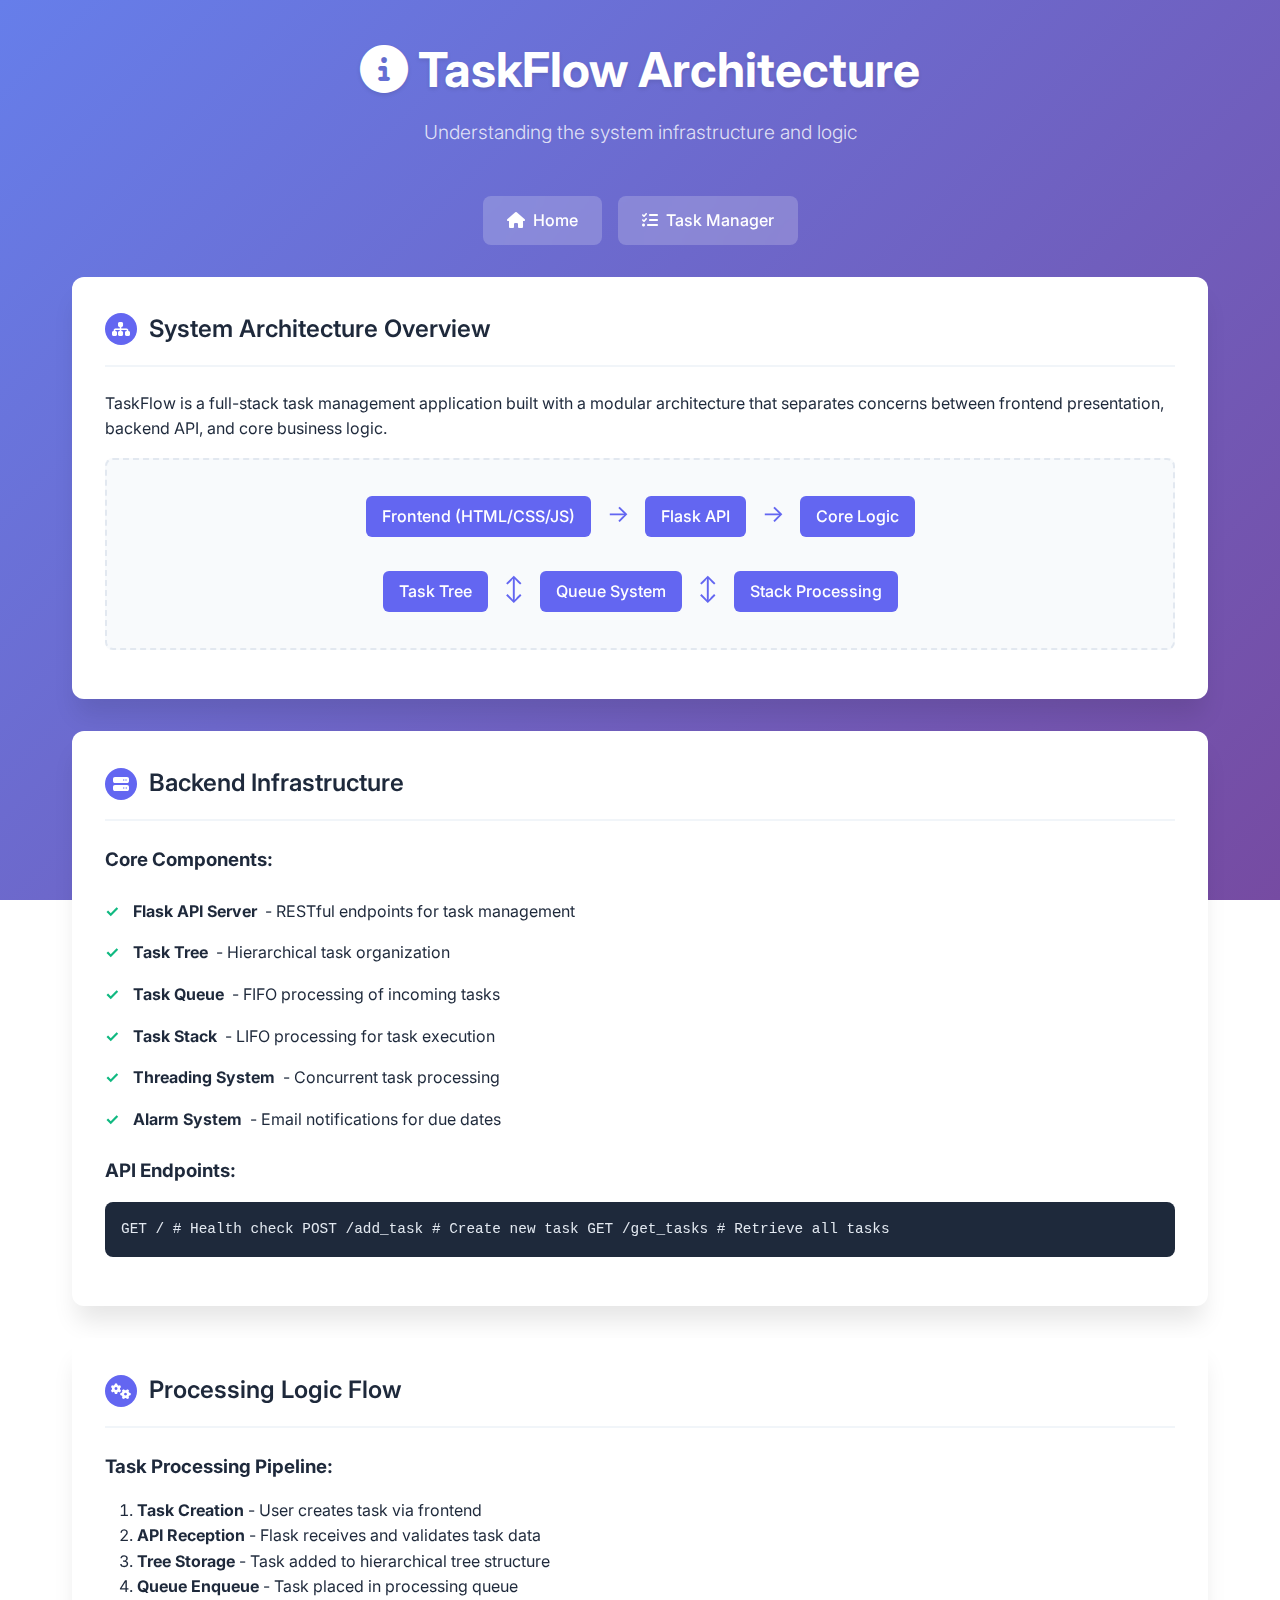
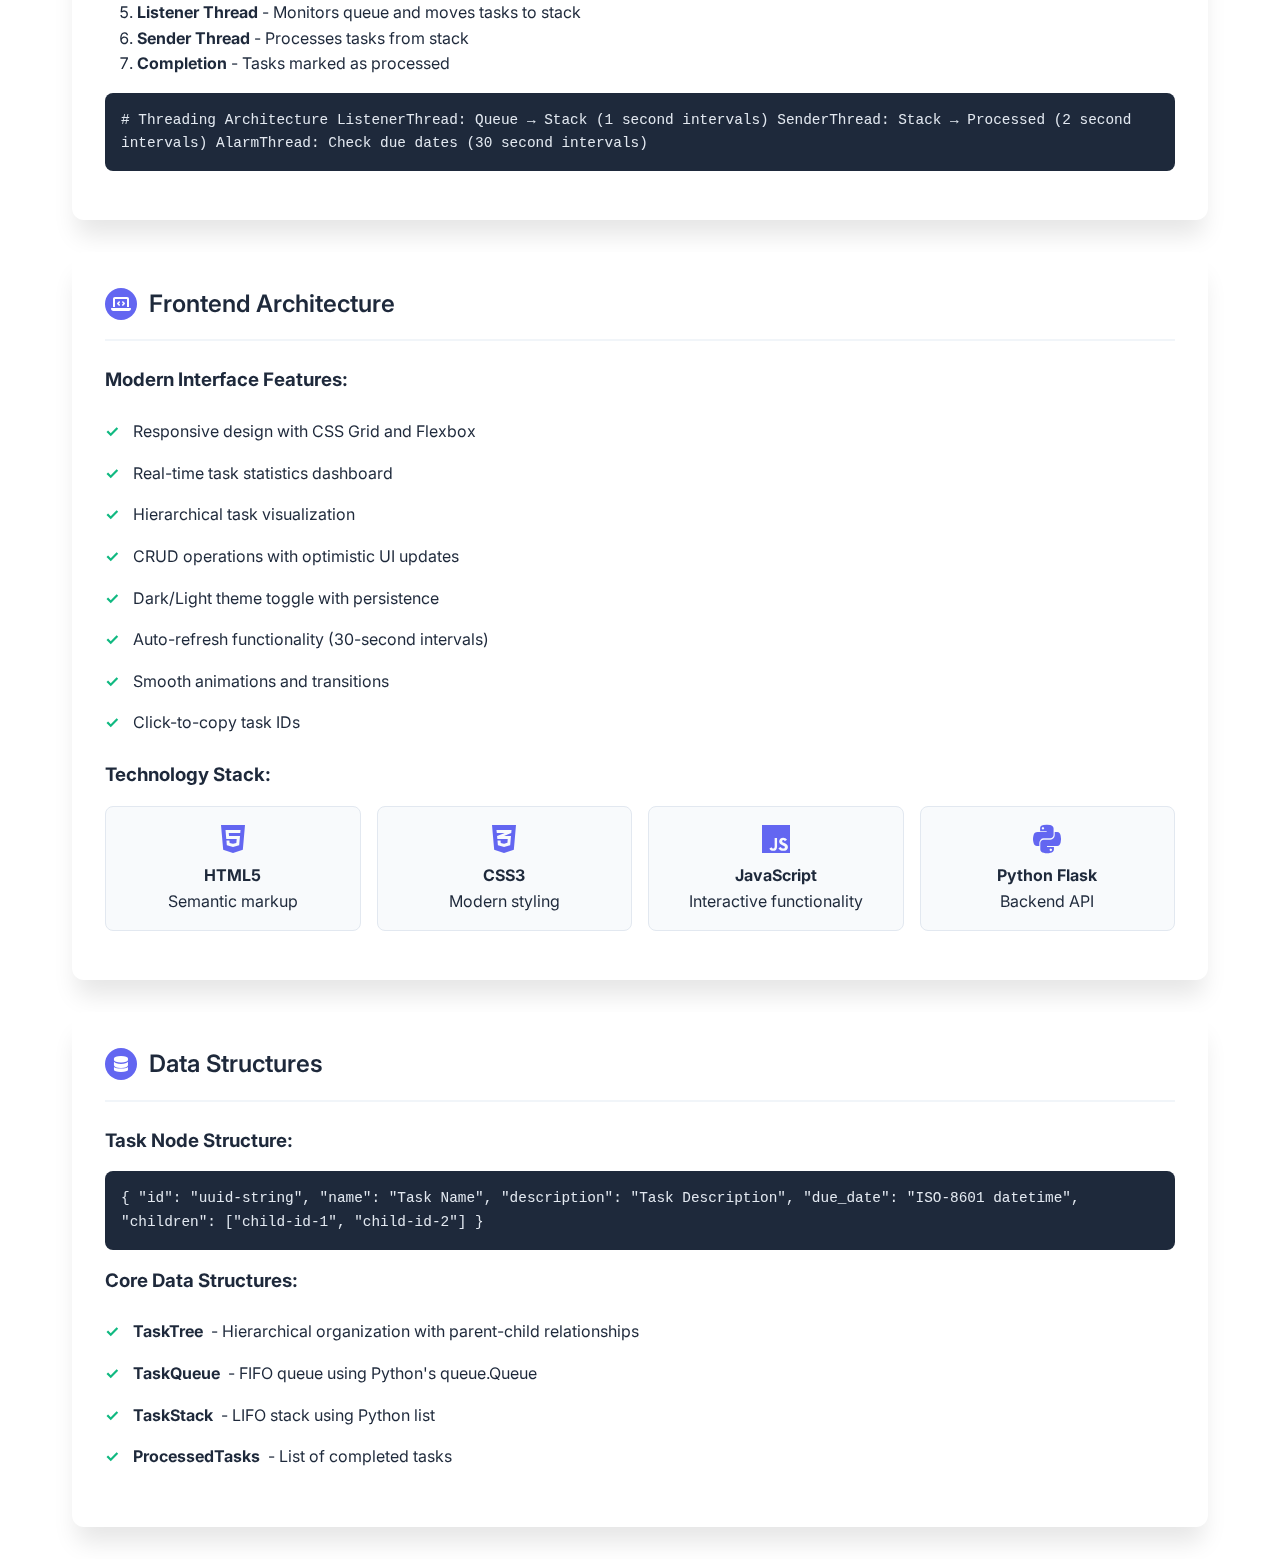
<file: frontend/info.html>
<!DOCTYPE html>
<html lang="en">
<head>
    <meta charset="UTF-8">
    <meta name="viewport" content="width=device-width, initial-scale=1.0">
    <title>TaskFlow - System Architecture</title>
    <link href="https://cdnjs.cloudflare.com/ajax/libs/font-awesome/6.4.0/css/all.min.css" rel="stylesheet">
    <link href="https://fonts.googleapis.com/css2?family=Inter:wght@300;400;500;600;700&display=swap" rel="stylesheet">
    <style>
        :root {
            --primary: #6366f1;
            --primary-dark: #4f46e5;
            --secondary: #f1f5f9;
            --accent: #10b981;
            --text-primary: #1e293b;
            --text-secondary: #64748b;
            --bg-primary: #ffffff;
            --bg-secondary: #f8fafc;
            --border: #e2e8f0;
            --shadow: 0 4px 6px -1px rgba(0, 0, 0, 0.1);
            --shadow-lg: 0 20px 25px -5px rgba(0, 0, 0, 0.1);
            --radius: 12px;
            --transition: all 0.3s cubic-bezier(0.4, 0, 0.2, 1);
        }

        * {
            margin: 0;
            padding: 0;
            box-sizing: border-box;
        }

        body {
            font-family: 'Inter', -apple-system, BlinkMacSystemFont, sans-serif;
            background: linear-gradient(135deg, #667eea 0%, #764ba2 100%) fixed;
            min-height: 100vh;
            color: var(--text-primary);
            line-height: 1.6;
            overflow-x: hidden;
        }

        .container {
            max-width: 1200px;
            margin: 0 auto;
            padding: 2rem;
        }

        .header {
            text-align: center;
            margin-bottom: 3rem;
            animation: fadeInDown 0.8s ease-out;
        }

        .header h1 {
            font-size: 3rem;
            font-weight: 700;
            color: white;
            margin-bottom: 0.5rem;
            text-shadow: 0 2px 4px rgba(0, 0, 0, 0.1);
        }

        .header p {
            font-size: 1.2rem;
            color: rgba(255, 255, 255, 0.8);
            font-weight: 300;
        }

        .nav-buttons {
            display: flex;
            gap: 1rem;
            justify-content: center;
            margin-bottom: 2rem;
        }

        .btn {
            display: inline-flex;
            align-items: center;
            gap: 0.5rem;
            padding: 0.75rem 1.5rem;
            border: none;
            border-radius: 8px;
            font-size: 1rem;
            font-weight: 500;
            cursor: pointer;
            transition: var(--transition);
            text-decoration: none;
            background: rgba(255, 255, 255, 0.2);
            color: white;
            backdrop-filter: blur(10px);
        }

        .btn:hover {
            background: rgba(255, 255, 255, 0.3);
            transform: translateY(-1px);
        }

        .content-grid {
            display: grid;
            grid-template-columns: 1fr;
            gap: 2rem;
        }

        .card {
            background: var(--bg-primary);
            border-radius: var(--radius);
            box-shadow: var(--shadow-lg);
            padding: 2rem;
            backdrop-filter: blur(10px);
            border: 1px solid rgba(255, 255, 255, 0.1);
            animation: fadeInUp 0.8s ease-out;
        }

        .card-header {
            display: flex;
            align-items: center;
            gap: 0.75rem;
            margin-bottom: 1.5rem;
            padding-bottom: 1rem;
            border-bottom: 2px solid var(--secondary);
        }

        .card-header h2 {
            font-size: 1.5rem;
            font-weight: 600;
            color: var(--text-primary);
        }

        .card-header .icon {
            width: 2rem;
            height: 2rem;
            background: var(--primary);
            border-radius: 50%;
            display: flex;
            align-items: center;
            justify-content: center;
            color: white;
        }

        .architecture-diagram {
            background: var(--bg-secondary);
            border-radius: 8px;
            padding: 2rem;
            margin: 1rem 0;
            text-align: center;
            border: 2px dashed var(--border);
        }

        .component {
            display: inline-block;
            background: var(--primary);
            color: white;
            padding: 0.5rem 1rem;
            border-radius: 6px;
            margin: 0.25rem;
            font-weight: 500;
        }

        .arrow {
            color: var(--primary);
            font-size: 1.5rem;
            margin: 0 0.5rem;
        }

        .code-block {
            background: #1e293b;
            color: #e2e8f0;
            padding: 1rem;
            border-radius: 8px;
            font-family: 'Monaco', monospace;
            font-size: 0.9rem;
            overflow-x: auto;
            margin: 1rem 0;
        }

        .feature-list {
            list-style: none;
            margin: 1rem 0;
        }

        .feature-list li {
            padding: 0.5rem 0;
            display: flex;
            align-items: center;
            gap: 0.5rem;
        }

        .feature-list li:before {
            content: "✓";
            color: var(--accent);
            font-weight: bold;
            width: 20px;
        }

        .tech-stack {
            display: grid;
            grid-template-columns: repeat(auto-fit, minmax(200px, 1fr));
            gap: 1rem;
            margin: 1rem 0;
        }

        .tech-item {
            background: var(--bg-secondary);
            padding: 1rem;
            border-radius: 8px;
            text-align: center;
            border: 1px solid var(--border);
        }

        .tech-item i {
            font-size: 2rem;
            color: var(--primary);
            margin-bottom: 0.5rem;
        }

        @keyframes fadeInDown {
            from { opacity: 0; transform: translateY(-20px); }
            to { opacity: 1; transform: translateY(0); }
        }

        @keyframes fadeInUp {
            from { opacity: 0; transform: translateY(20px); }
            to { opacity: 1; transform: translateY(0); }
        }

        @media (max-width: 768px) {
            .header h1 {
                font-size: 2rem;
            }
            
            .container {
                padding: 1rem;
            }
            
            .nav-buttons {
                flex-direction: column;
                align-items: center;
            }
        }
    </style>
</head>
<body>
    <div class="container">
        <header class="header">
            <h1><i class="fas fa-info-circle"></i> TaskFlow Architecture</h1>
            <p>Understanding the system infrastructure and logic</p>
        </header>

        <div class="nav-buttons">
            <a href="index.html" class="btn">
                <i class="fas fa-home"></i> Home
            </a>
            <a href="frontend_fancy.html" class="btn">
                <i class="fas fa-tasks"></i> Task Manager
            </a>
        </div>

        <div class="content-grid">
            <div class="card">
                <div class="card-header">
                    <div class="icon">
                        <i class="fas fa-sitemap"></i>
                    </div>
                    <h2>System Architecture Overview</h2>
                </div>
                
                <p>TaskFlow is a full-stack task management application built with a modular architecture that separates concerns between frontend presentation, backend API, and core business logic.</p>
                
                <div class="architecture-diagram">
                    <div class="component">Frontend (HTML/CSS/JS)</div>
                    <span class="arrow">→</span>
                    <div class="component">Flask API</div>
                    <span class="arrow">→</span>
                    <div class="component">Core Logic</div>
                    <br><br>
                    <div class="component">Task Tree</div>
                    <span class="arrow">↕</span>
                    <div class="component">Queue System</div>
                    <span class="arrow">↕</span>
                    <div class="component">Stack Processing</div>
                </div>
            </div>

            <div class="card">
                <div class="card-header">
                    <div class="icon">
                        <i class="fas fa-server"></i>
                    </div>
                    <h2>Backend Infrastructure</h2>
                </div>
                
                <h3>Core Components:</h3>
                <ul class="feature-list">
                    <li><strong>Flask API Server</strong> - RESTful endpoints for task management</li>
                    <li><strong>Task Tree</strong> - Hierarchical task organization</li>
                    <li><strong>Task Queue</strong> - FIFO processing of incoming tasks</li>
                    <li><strong>Task Stack</strong> - LIFO processing for task execution</li>
                    <li><strong>Threading System</strong> - Concurrent task processing</li>
                    <li><strong>Alarm System</strong> - Email notifications for due dates</li>
                </ul>

                <h3>API Endpoints:</h3>
                <div class="code-block">
GET  /              # Health check
POST /add_task      # Create new task
GET  /get_tasks     # Retrieve all tasks
                </div>
            </div>

            <div class="card">
                <div class="card-header">
                    <div class="icon">
                        <i class="fas fa-cogs"></i>
                    </div>
                    <h2>Processing Logic Flow</h2>
                </div>
                
                <h3>Task Processing Pipeline:</h3>
                <ol style="margin: 1rem 0; padding-left: 2rem;">
                    <li><strong>Task Creation</strong> - User creates task via frontend</li>
                    <li><strong>API Reception</strong> - Flask receives and validates task data</li>
                    <li><strong>Tree Storage</strong> - Task added to hierarchical tree structure</li>
                    <li><strong>Queue Enqueue</strong> - Task placed in processing queue</li>
                    <li><strong>Listener Thread</strong> - Monitors queue and moves tasks to stack</li>
                    <li><strong>Sender Thread</strong> - Processes tasks from stack</li>
                    <li><strong>Completion</strong> - Tasks marked as processed</li>
                </ol>

                <div class="code-block">
# Threading Architecture
ListenerThread: Queue → Stack (1 second intervals)
SenderThread: Stack → Processed (2 second intervals)
AlarmThread: Check due dates (30 second intervals)
                </div>
            </div>

            <div class="card">
                <div class="card-header">
                    <div class="icon">
                        <i class="fas fa-laptop-code"></i>
                    </div>
                    <h2>Frontend Architecture</h2>
                </div>
                
                <h3>Modern Interface Features:</h3>
                <ul class="feature-list">
                    <li>Responsive design with CSS Grid and Flexbox</li>
                    <li>Real-time task statistics dashboard</li>
                    <li>Hierarchical task visualization</li>
                    <li>CRUD operations with optimistic UI updates</li>
                    <li>Dark/Light theme toggle with persistence</li>
                    <li>Auto-refresh functionality (30-second intervals)</li>
                    <li>Smooth animations and transitions</li>
                    <li>Click-to-copy task IDs</li>
                </ul>

                <h3>Technology Stack:</h3>
                <div class="tech-stack">
                    <div class="tech-item">
                        <i class="fab fa-html5"></i>
                        <h4>HTML5</h4>
                        <p>Semantic markup</p>
                    </div>
                    <div class="tech-item">
                        <i class="fab fa-css3-alt"></i>
                        <h4>CSS3</h4>
                        <p>Modern styling</p>
                    </div>
                    <div class="tech-item">
                        <i class="fab fa-js"></i>
                        <h4>JavaScript</h4>
                        <p>Interactive functionality</p>
                    </div>
                    <div class="tech-item">
                        <i class="fab fa-python"></i>
                        <h4>Python Flask</h4>
                        <p>Backend API</p>
                    </div>
                </div>
            </div>

            <div class="card">
                <div class="card-header">
                    <div class="icon">
                        <i class="fas fa-database"></i>
                    </div>
                    <h2>Data Structures</h2>
                </div>
                
                <h3>Task Node Structure:</h3>
                <div class="code-block">
{
  "id": "uuid-string",
  "name": "Task Name",
  "description": "Task Description", 
  "due_date": "ISO-8601 datetime",
  "children": ["child-id-1", "child-id-2"]
}
                </div>

                <h3>Core Data Structures:</h3>
                <ul class="feature-list">
                    <li><strong>TaskTree</strong> - Hierarchical organization with parent-child relationships</li>
                    <li><strong>TaskQueue</strong> - FIFO queue using Python's queue.Queue</li>
                    <li><strong>TaskStack</strong> - LIFO stack using Python list</li>
                    <li><strong>ProcessedTasks</strong> - List of completed tasks</li>
                </ul>
            </div>
        </div>
    </div>
</body>
</html>
</file>
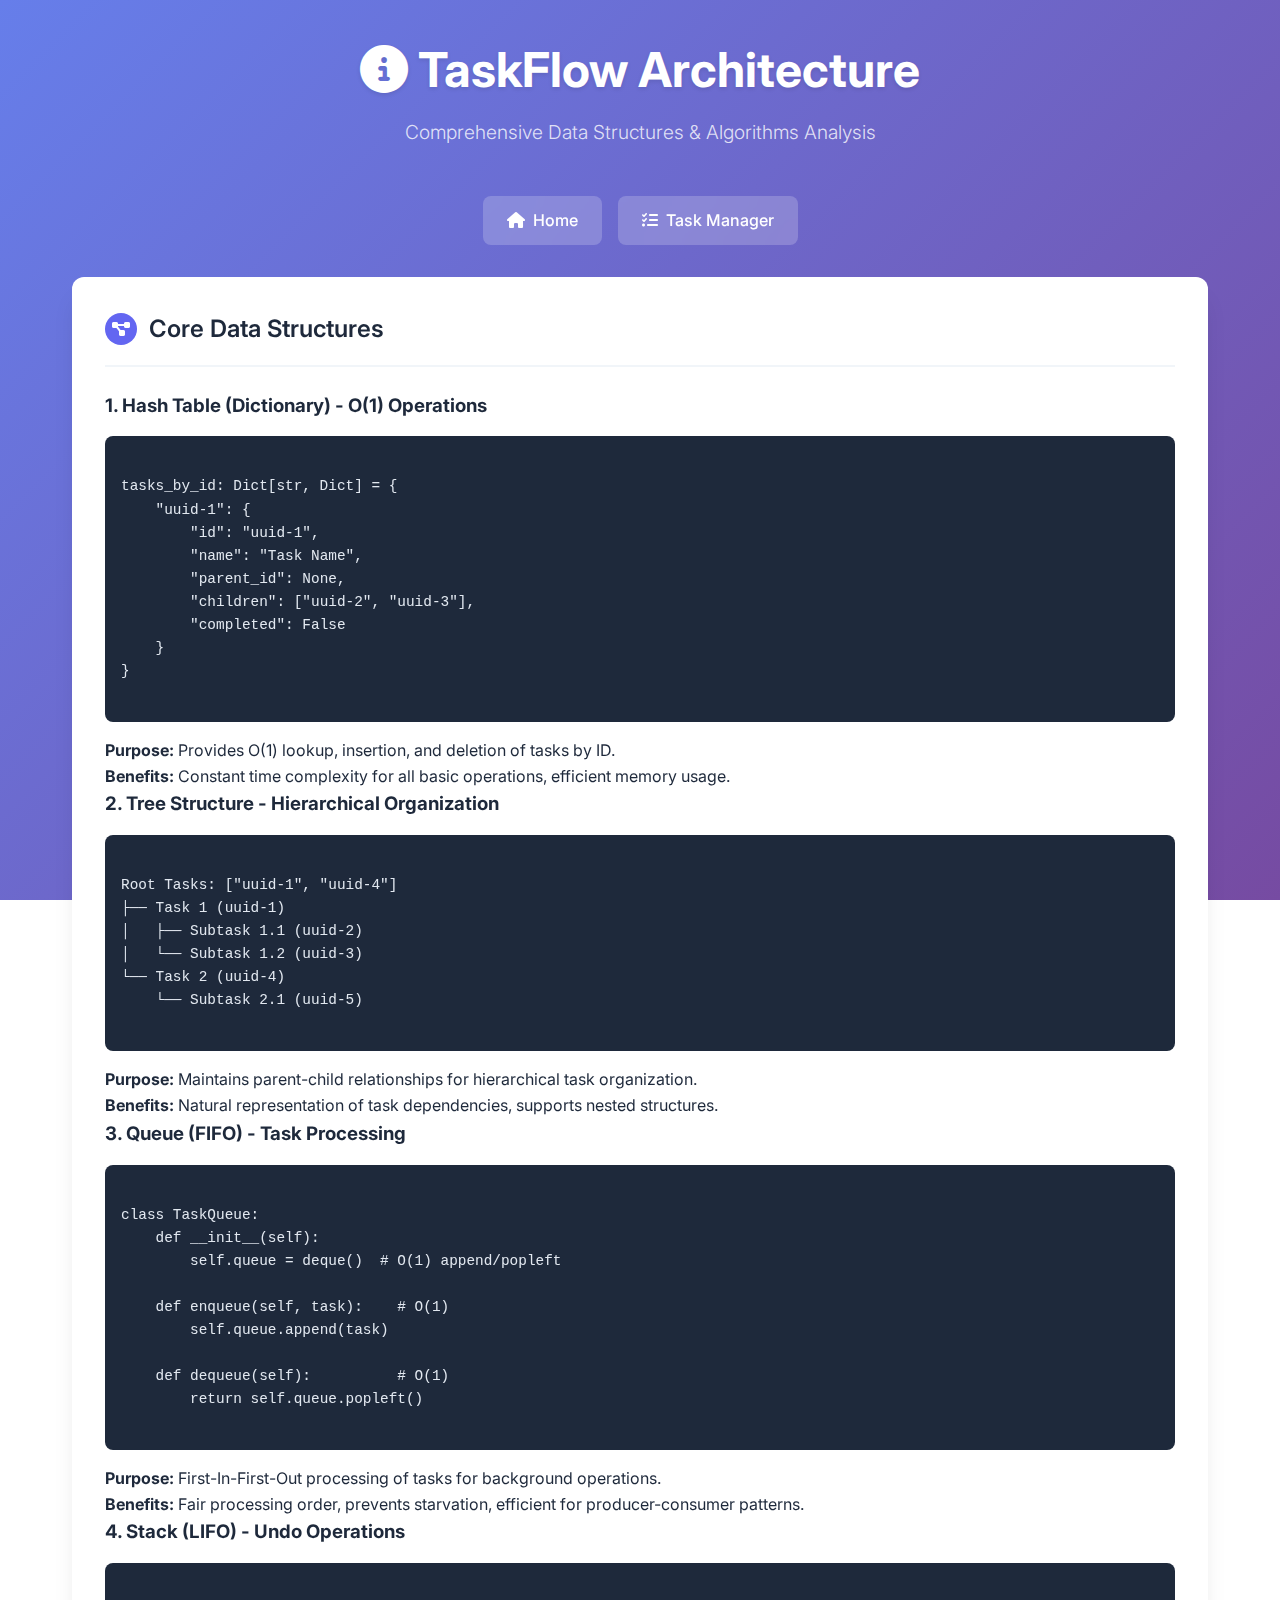
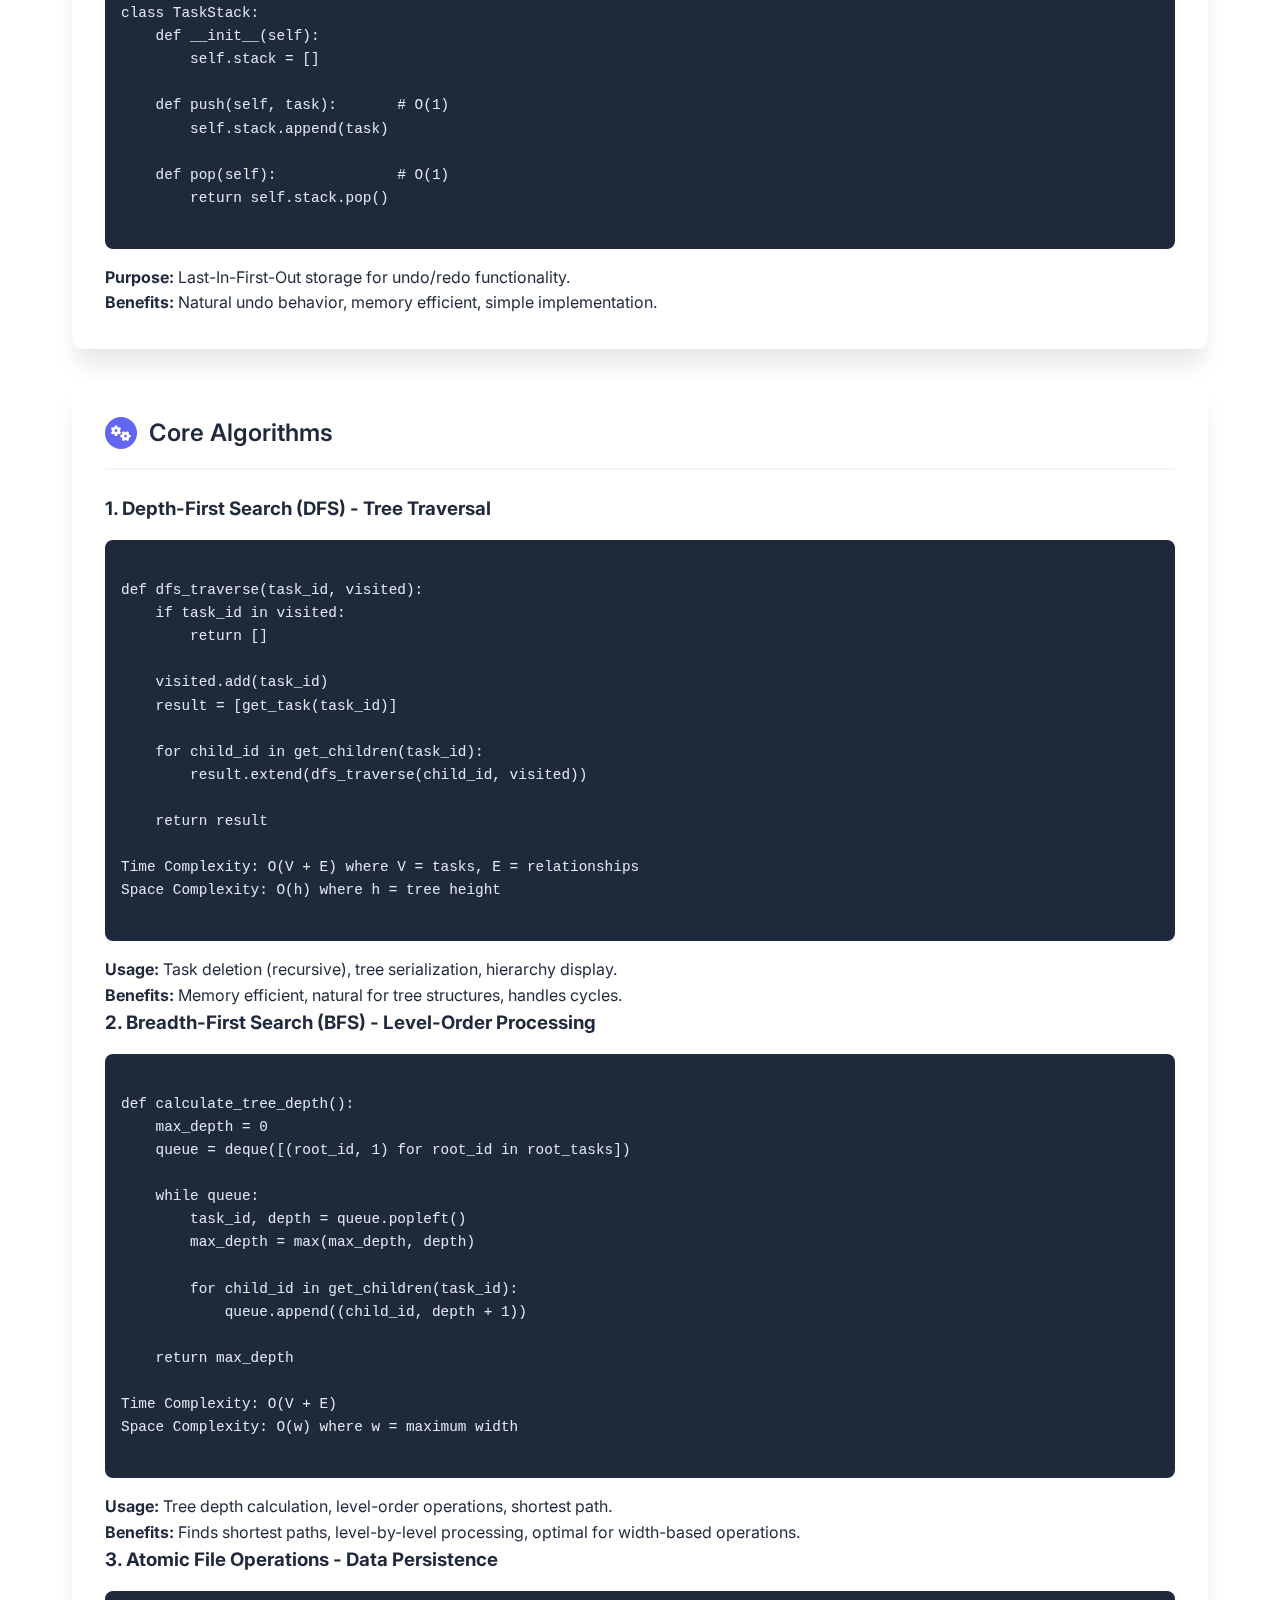
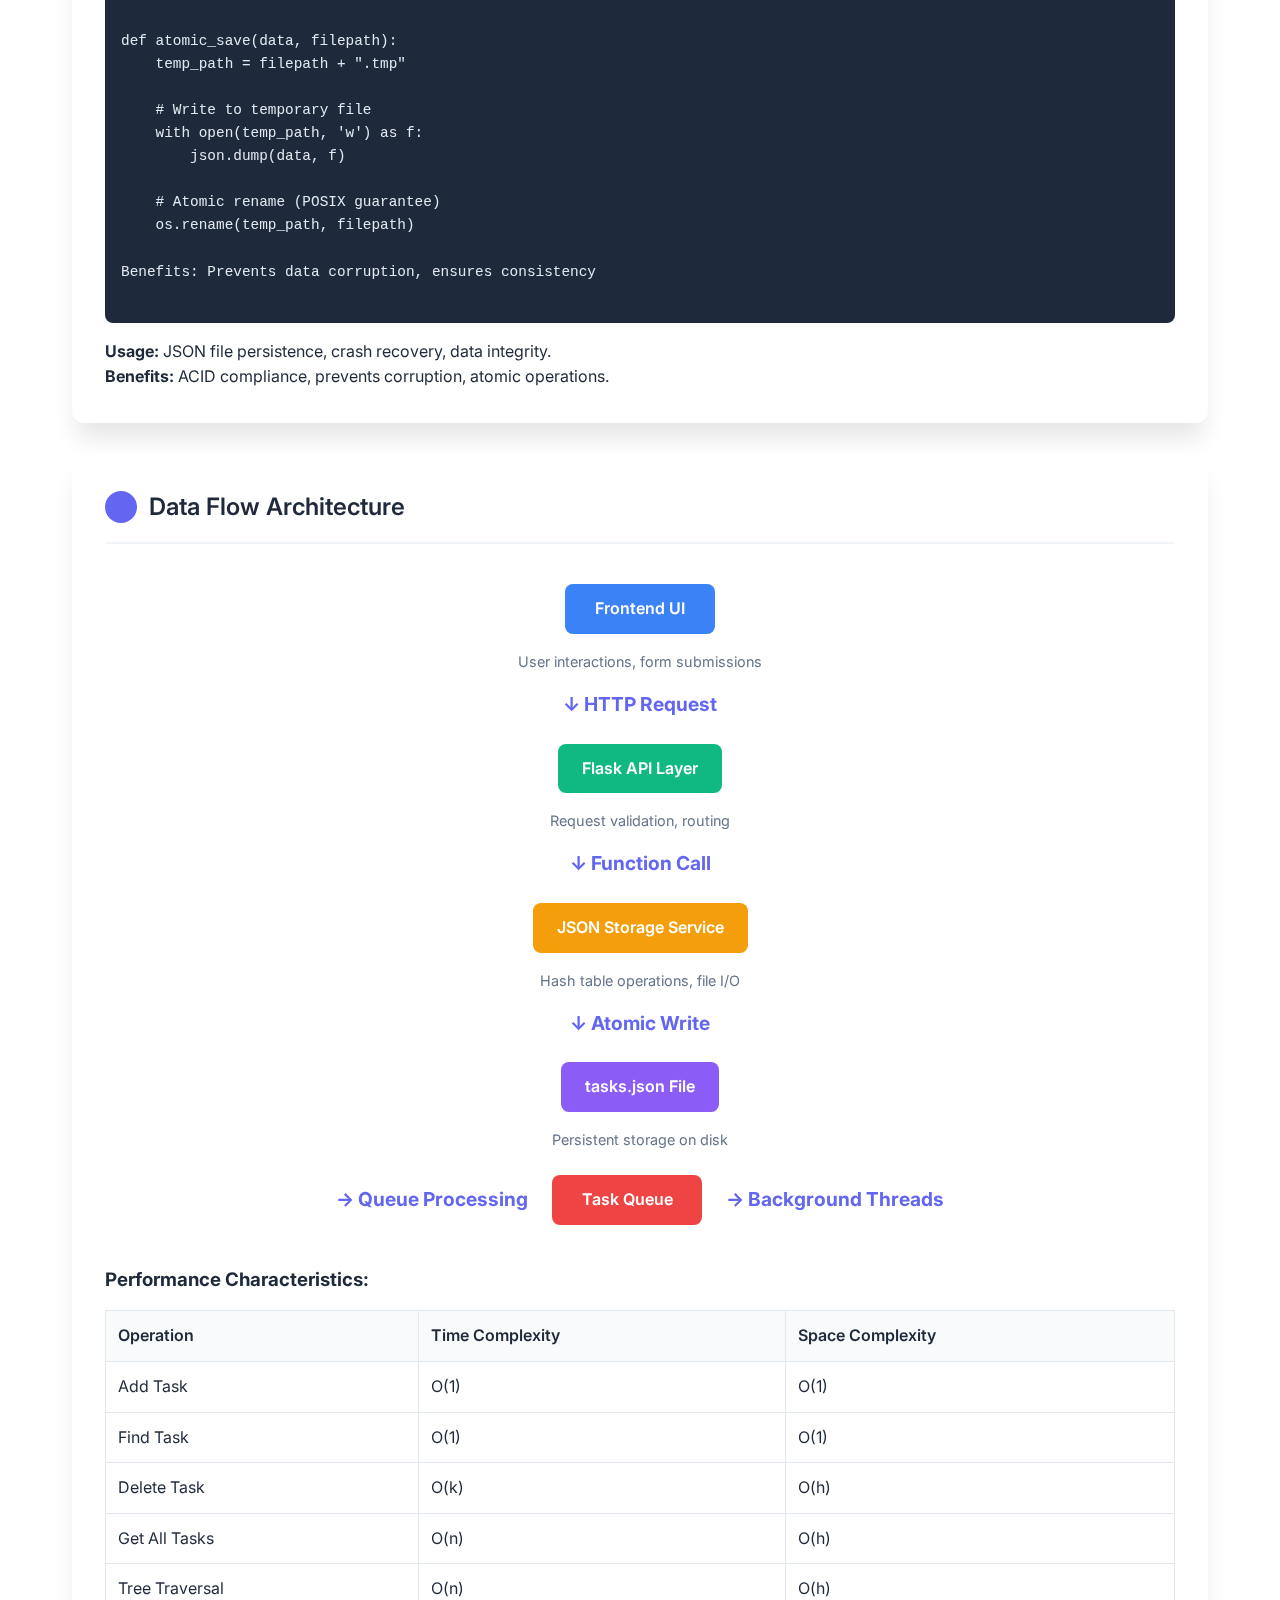
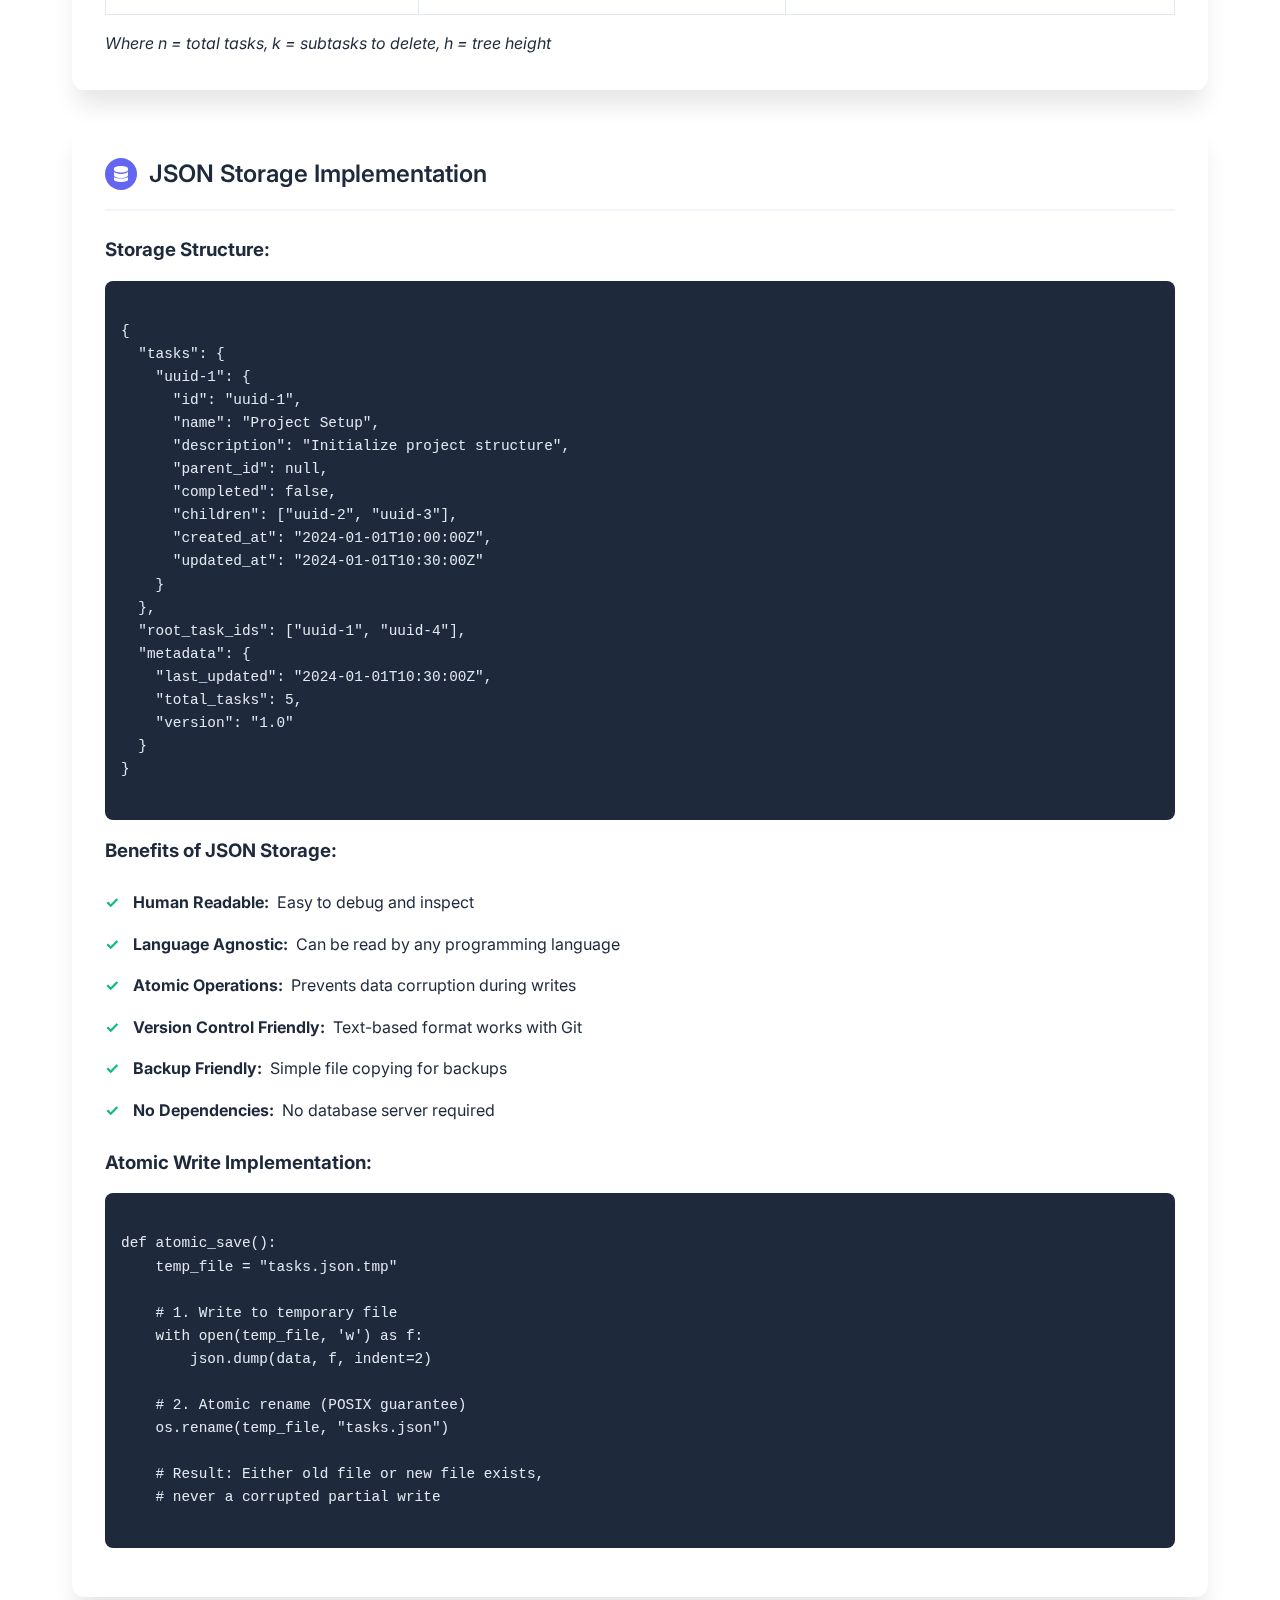
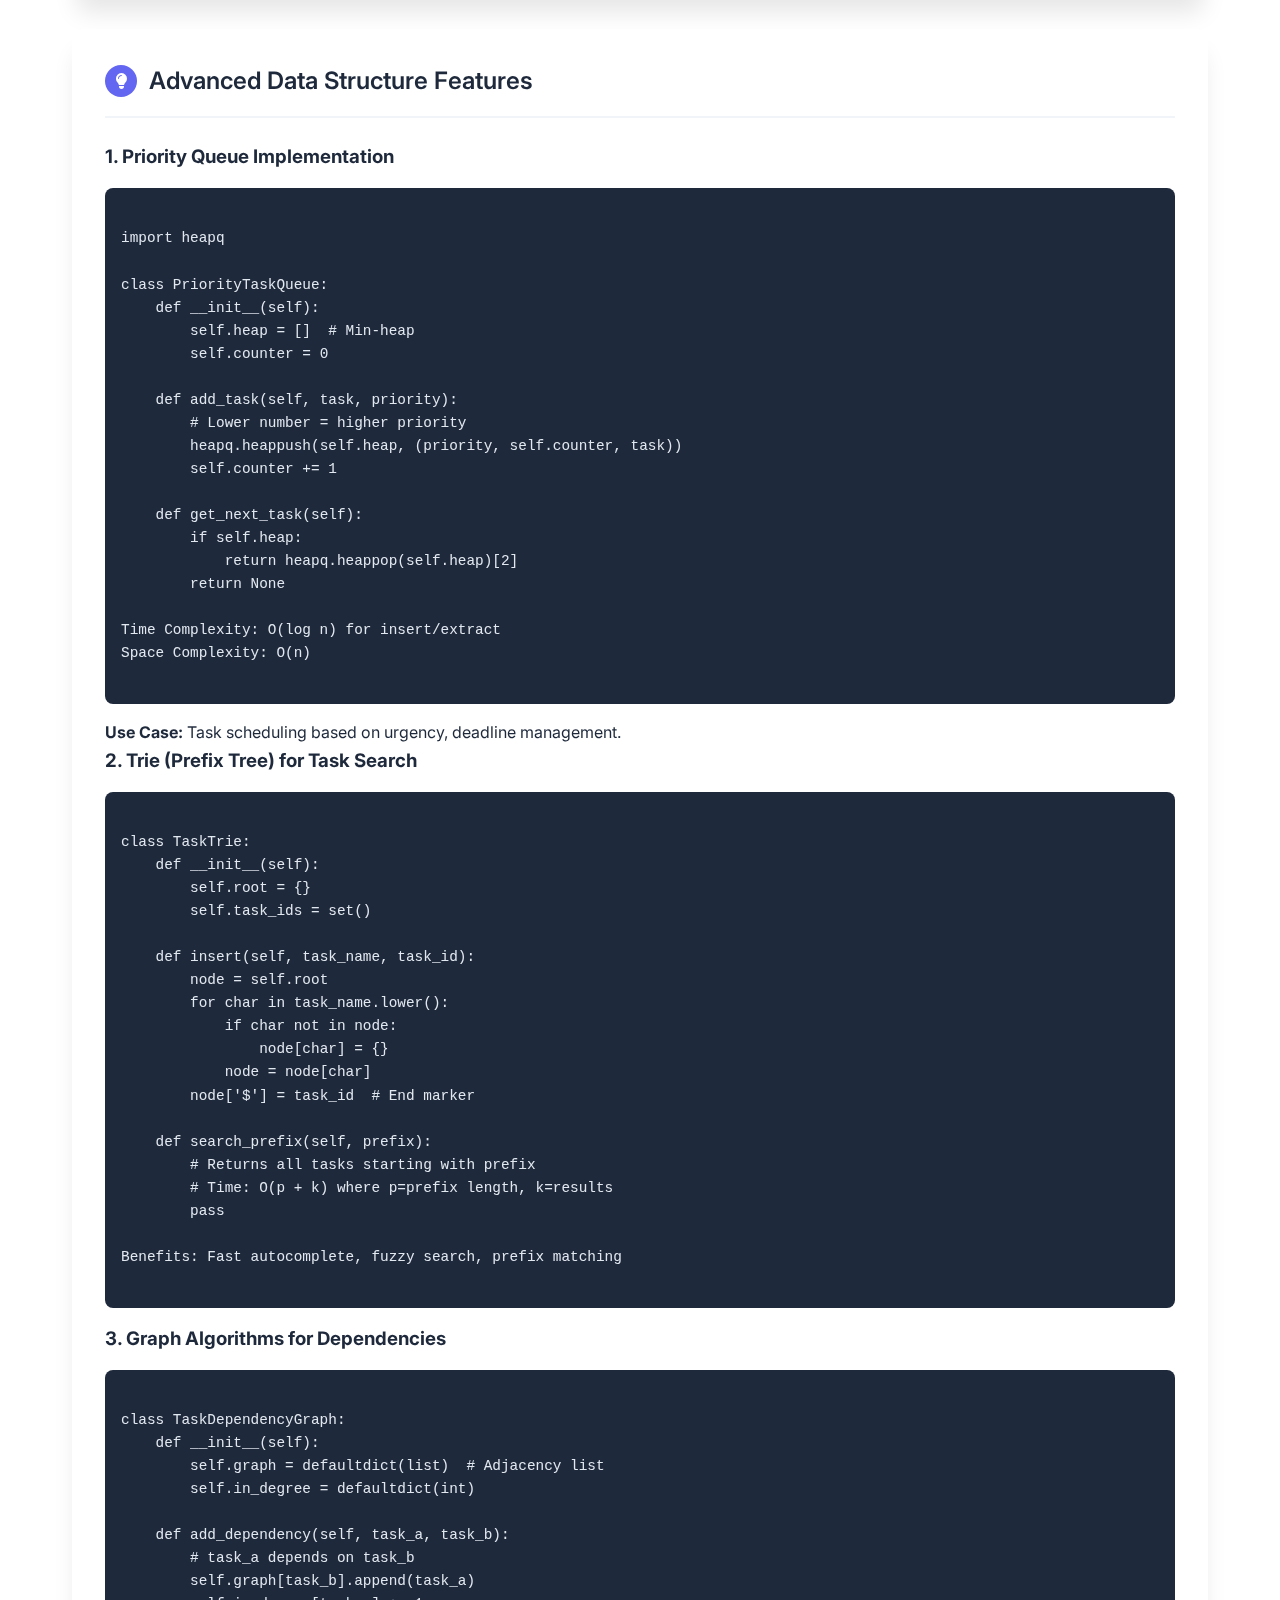
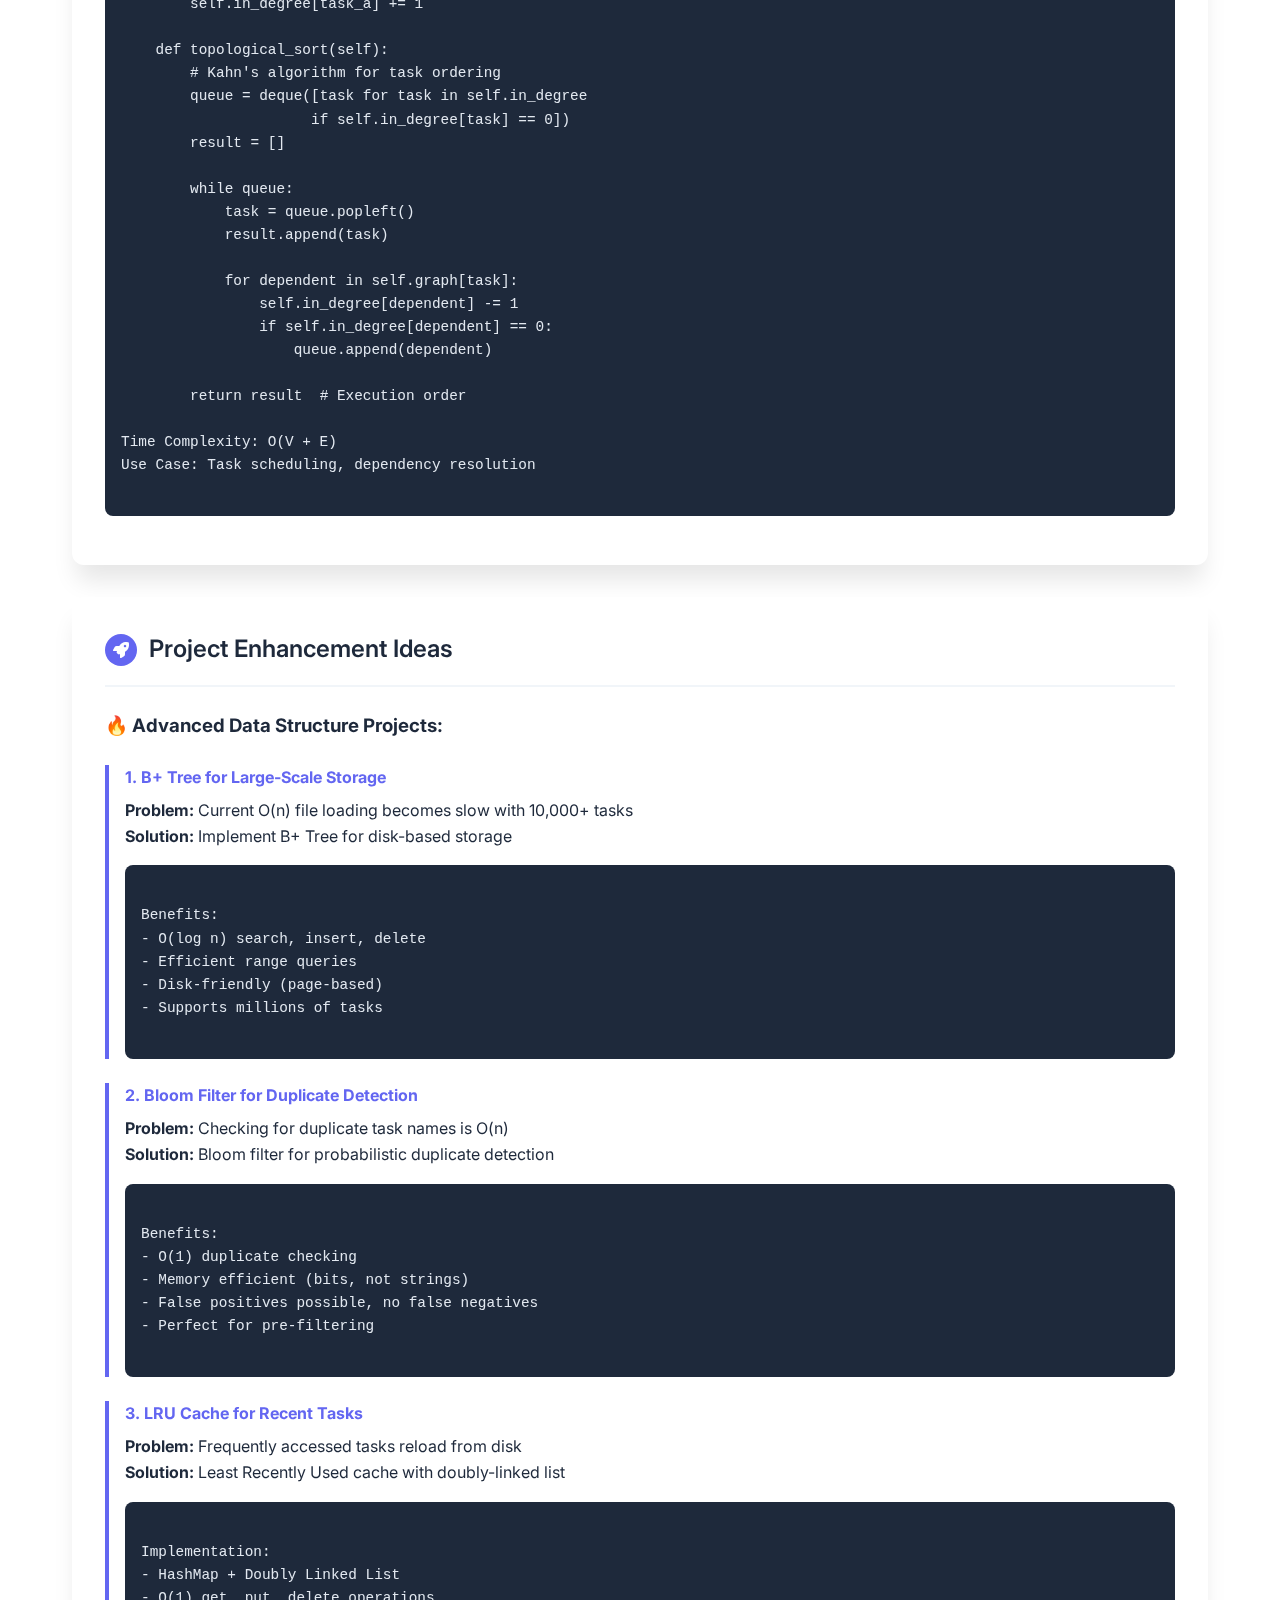
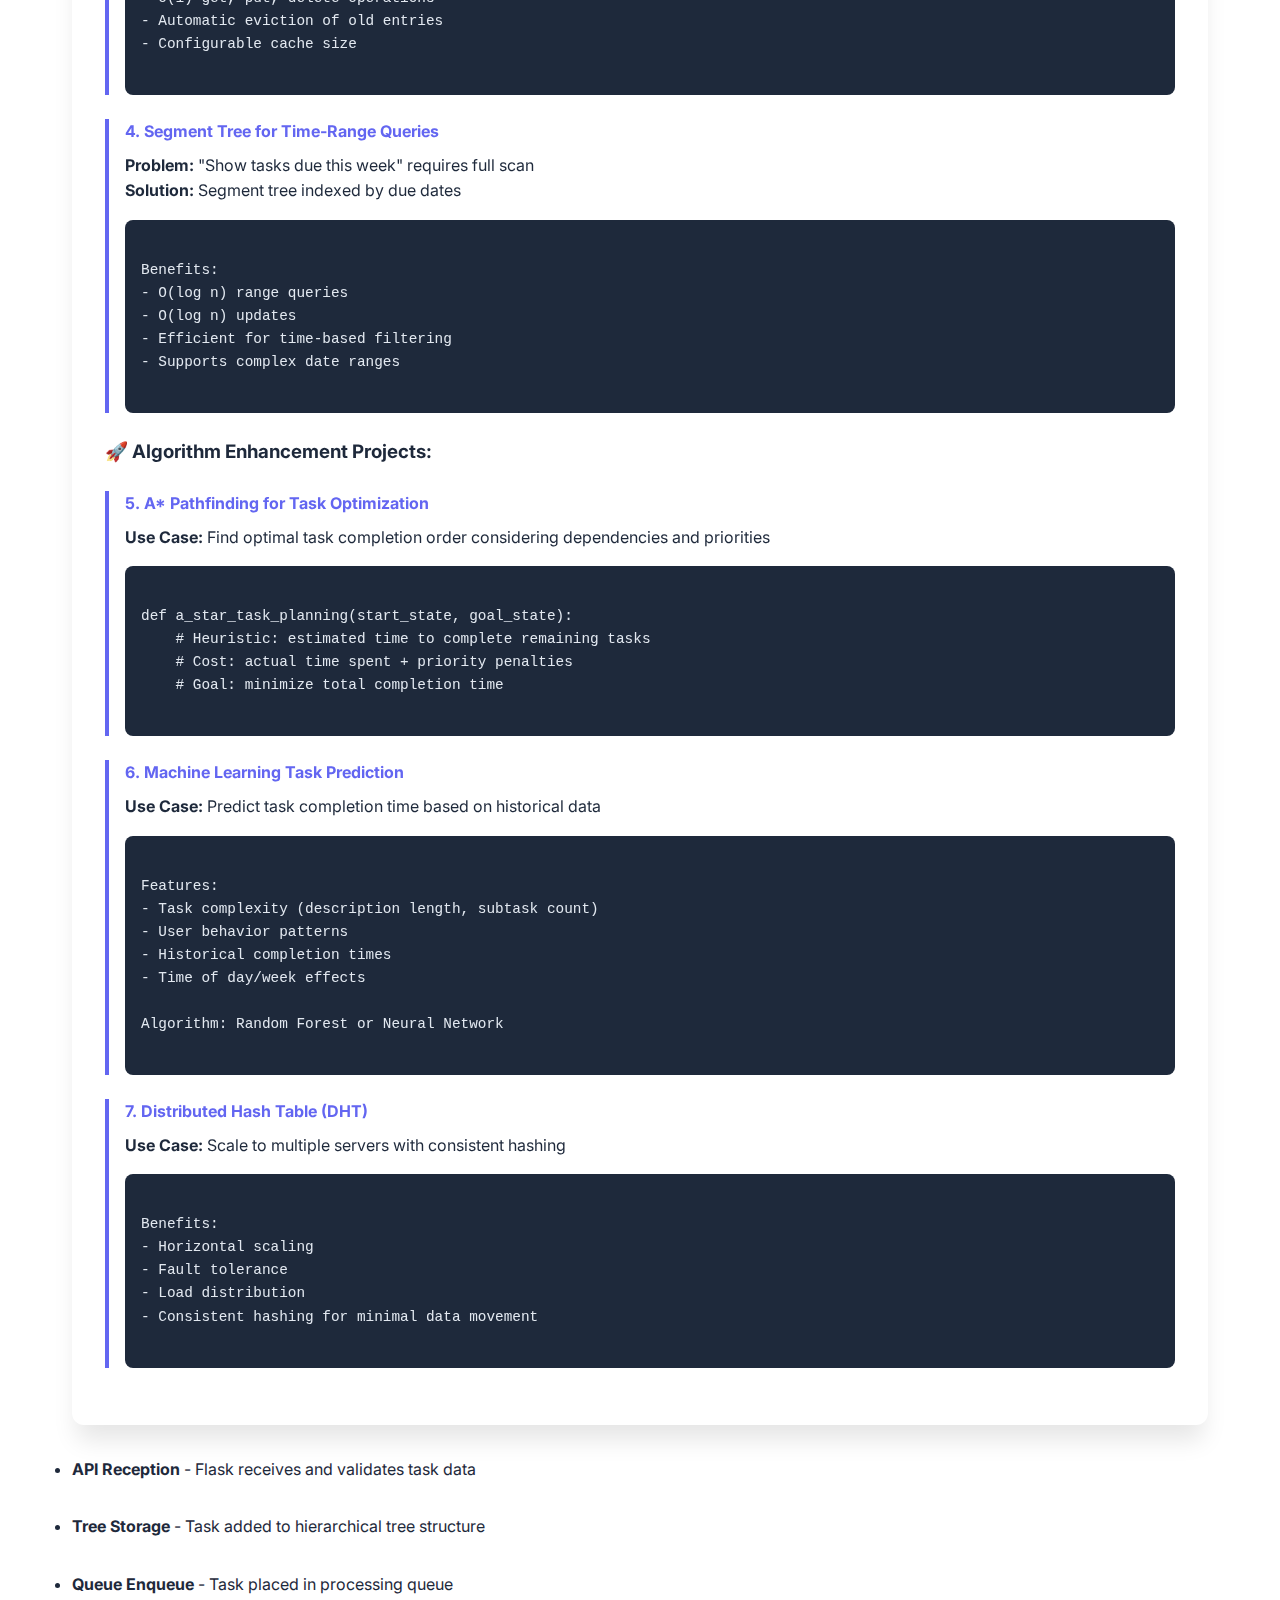
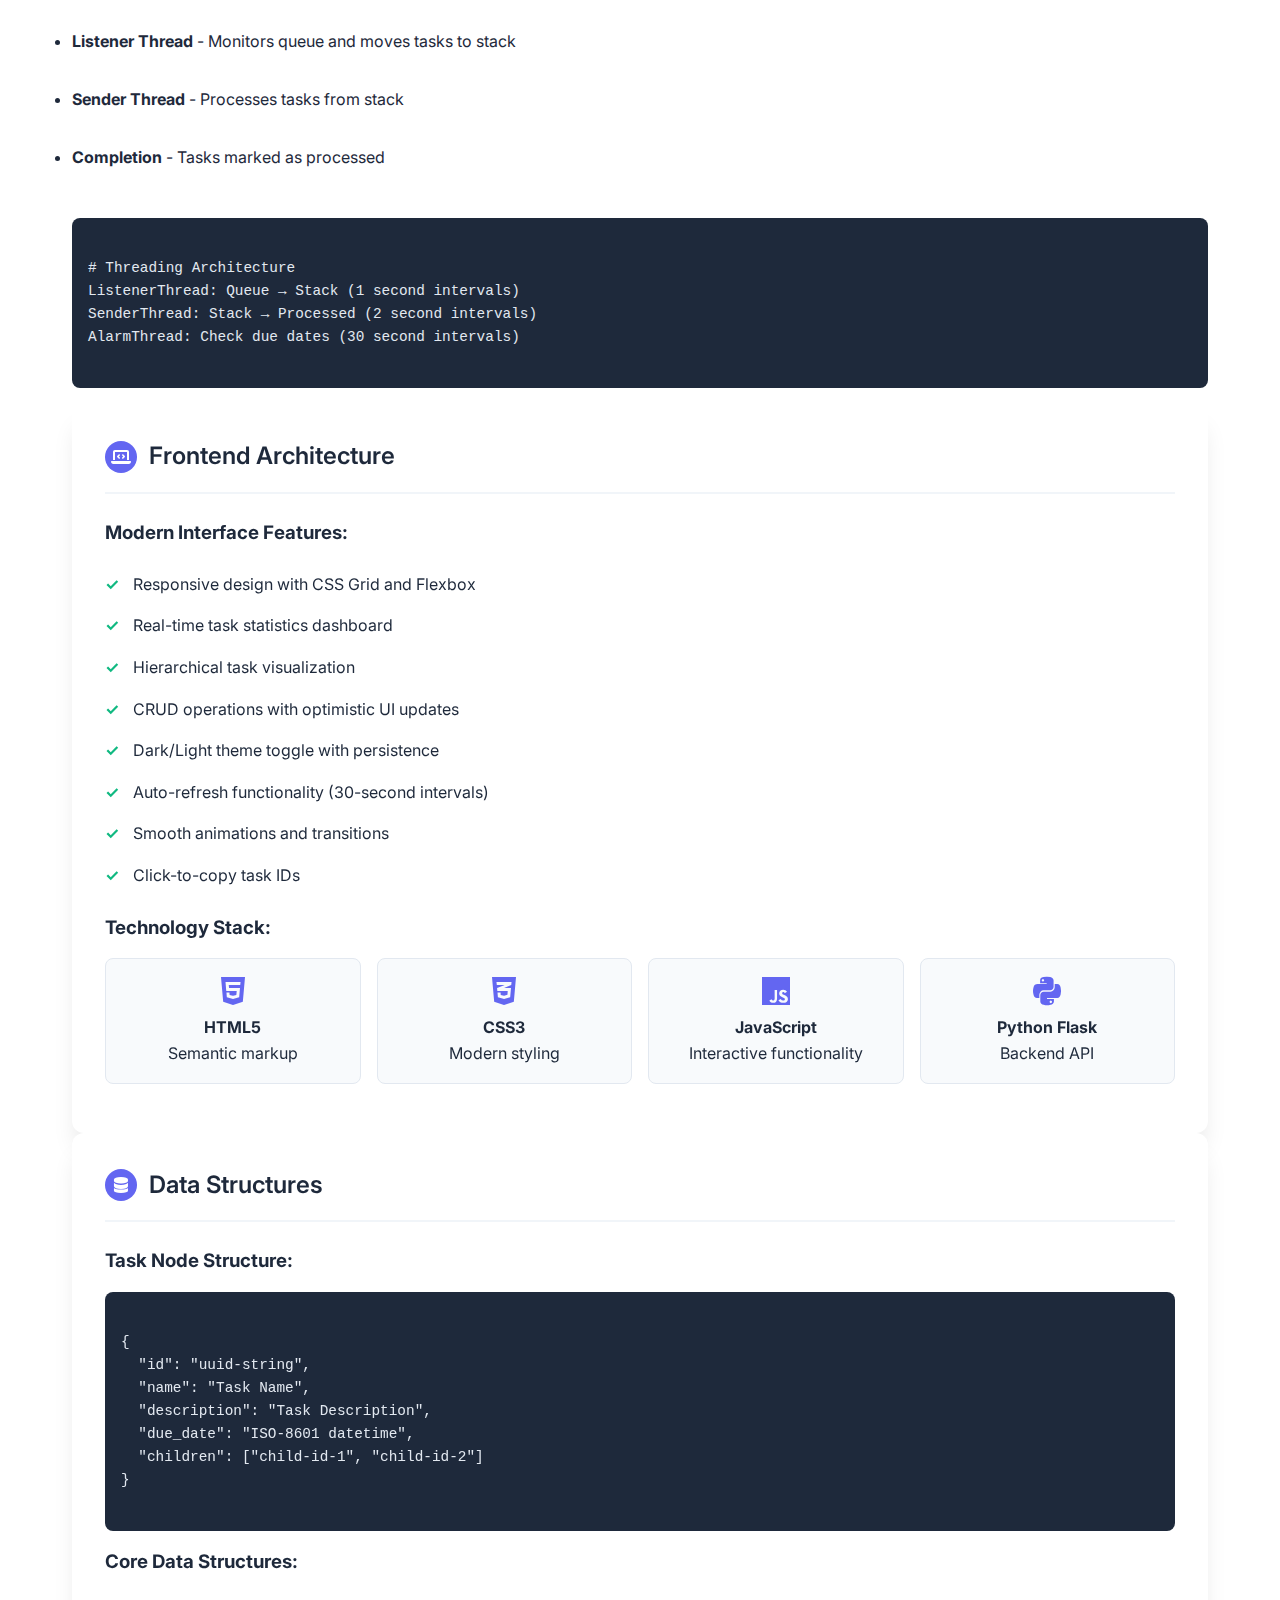
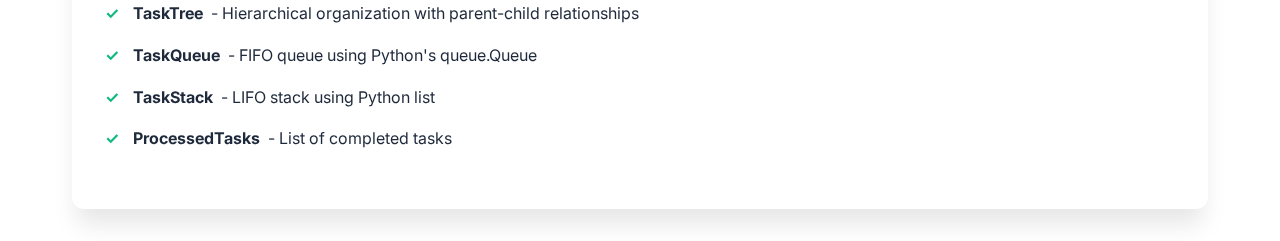
<file: frontend/info/html/info.html>
<!DOCTYPE html>
<html lang="en">
<head>
    <meta charset="UTF-8">
    <meta name="viewport" content="width=device-width, initial-scale=1.0">
    <title>TaskFlow - System Architecture</title>
    <link href="https://cdnjs.cloudflare.com/ajax/libs/font-awesome/6.4.0/css/all.min.css" rel="stylesheet">
    <link href="https://fonts.googleapis.com/css2?family=Inter:wght@300;400;500;600;700&display=swap" rel="stylesheet">
    <style>
        :root {
            --primary: #6366f1;
            --primary-dark: #4f46e5;
            --secondary: #f1f5f9;
            --accent: #10b981;
            --text-primary: #1e293b;
            --text-secondary: #64748b;
            --bg-primary: #ffffff;
            --bg-secondary: #f8fafc;
            --border: #e2e8f0;
            --shadow: 0 4px 6px -1px rgba(0, 0, 0, 0.1);
            --shadow-lg: 0 20px 25px -5px rgba(0, 0, 0, 0.1);
            --radius: 12px;
            --transition: all 0.3s cubic-bezier(0.4, 0, 0.2, 1);
        }

        * {
            margin: 0;
            padding: 0;
            box-sizing: border-box;
        }

        body {
            font-family: 'Inter', -apple-system, BlinkMacSystemFont, sans-serif;
            background: linear-gradient(135deg, #667eea 0%, #764ba2 100%) fixed;
            min-height: 100vh;
            color: var(--text-primary);
            line-height: 1.6;
            overflow-x: hidden;
        }

        .container {
            max-width: 1200px;
            margin: 0 auto;
            padding: 2rem;
        }

        .header {
            text-align: center;
            margin-bottom: 3rem;
            animation: fadeInDown 0.8s ease-out;
        }

        .header h1 {
            font-size: 3rem;
            font-weight: 700;
            color: white;
            margin-bottom: 0.5rem;
            text-shadow: 0 2px 4px rgba(0, 0, 0, 0.1);
        }

        .header p {
            font-size: 1.2rem;
            color: rgba(255, 255, 255, 0.8);
            font-weight: 300;
        }

        .nav-buttons {
            display: flex;
            gap: 1rem;
            justify-content: center;
            margin-bottom: 2rem;
        }

        .btn {
            display: inline-flex;
            align-items: center;
            gap: 0.5rem;
            padding: 0.75rem 1.5rem;
            border: none;
            border-radius: 8px;
            font-size: 1rem;
            font-weight: 500;
            cursor: pointer;
            transition: var(--transition);
            text-decoration: none;
            background: rgba(255, 255, 255, 0.2);
            color: white;
            backdrop-filter: blur(10px);
        }

        .btn:hover {
            background: rgba(255, 255, 255, 0.3);
            transform: translateY(-1px);
        }

        .content-grid {
            display: grid;
            grid-template-columns: 1fr;
            gap: 2rem;
        }

        .card {
            background: var(--bg-primary);
            border-radius: var(--radius);
            box-shadow: var(--shadow-lg);
            padding: 2rem;
            backdrop-filter: blur(10px);
            border: 1px solid rgba(255, 255, 255, 0.1);
            animation: fadeInUp 0.8s ease-out;
        }

        .card-header {
            display: flex;
            align-items: center;
            gap: 0.75rem;
            margin-bottom: 1.5rem;
            padding-bottom: 1rem;
            border-bottom: 2px solid var(--secondary);
        }

        .card-header h2 {
            font-size: 1.5rem;
            font-weight: 600;
            color: var(--text-primary);
        }

        .card-header .icon {
            width: 2rem;
            height: 2rem;
            background: var(--primary);
            border-radius: 50%;
            display: flex;
            align-items: center;
            justify-content: center;
            color: white;
        }

        .architecture-diagram {
            background: var(--bg-secondary);
            border-radius: 8px;
            padding: 2rem;
            margin: 1rem 0;
            text-align: center;
            border: 2px dashed var(--border);
        }

        .component {
            display: inline-block;
            background: var(--primary);
            color: white;
            padding: 0.5rem 1rem;
            border-radius: 6px;
            margin: 0.25rem;
            font-weight: 500;
        }

        .arrow {
            color: var(--primary);
            font-size: 1.5rem;
            margin: 0 0.5rem;
        }

        .code-block {
            background: #1e293b;
            color: #e2e8f0;
            padding: 1rem;
            border-radius: 8px;
            font-family: 'Monaco', monospace;
            font-size: 0.9rem;
            overflow-x: auto;
            margin: 1rem 0;
            white-space: pre-wrap;
        }

        .flow-diagram {
            text-align: center;
            margin: 2rem 0;
        }

        .flow-step {
            margin: 1rem 0;
        }

        .step-box {
            display: inline-block;
            padding: 0.75rem 1.5rem;
            border-radius: 8px;
            font-weight: 600;
            margin: 0.5rem;
            min-width: 150px;
        }

        .step-box.frontend { background: #3b82f6; color: white; }
        .step-box.api { background: #10b981; color: white; }
        .step-box.storage { background: #f59e0b; color: white; }
        .step-box.file { background: #8b5cf6; color: white; }
        .step-box.queue { background: #ef4444; color: white; }

        .step-desc {
            font-size: 0.9rem;
            color: var(--text-secondary);
            margin-top: 0.5rem;
        }

        .flow-arrow {
            font-size: 1.2rem;
            color: var(--primary);
            margin: 0.5rem 0;
            font-weight: bold;
        }

        .parallel-flow {
            display: flex;
            align-items: center;
            justify-content: center;
            gap: 1rem;
            margin: 1rem 0;
        }

        .performance-table table {
            width: 100%;
            border-collapse: collapse;
            margin: 1rem 0;
        }

        .performance-table th,
        .performance-table td {
            border: 1px solid var(--border);
            padding: 0.75rem;
            text-align: left;
        }

        .performance-table th {
            background: var(--bg-secondary);
            font-weight: 600;
        }

        .project-idea {
            border-left: 4px solid var(--primary);
            padding-left: 1rem;
            margin: 1.5rem 0;
        }

        .project-idea h4 {
            color: var(--primary);
            margin-bottom: 0.5rem;
        }

        .feature-list {
            list-style: none;
            margin: 1rem 0;
        }

        .feature-list li {
            padding: 0.5rem 0;
            display: flex;
            align-items: center;
            gap: 0.5rem;
        }

        .feature-list li:before {
            content: "✓";
            color: var(--accent);
            font-weight: bold;
            width: 20px;
        }

        .tech-stack {
            display: grid;
            grid-template-columns: repeat(auto-fit, minmax(200px, 1fr));
            gap: 1rem;
            margin: 1rem 0;
        }

        .tech-item {
            background: var(--bg-secondary);
            padding: 1rem;
            border-radius: 8px;
            text-align: center;
            border: 1px solid var(--border);
        }

        .tech-item i {
            font-size: 2rem;
            color: var(--primary);
            margin-bottom: 0.5rem;
        }

        @keyframes fadeInDown {
            from { opacity: 0; transform: translateY(-20px); }
            to { opacity: 1; transform: translateY(0); }
        }

        @keyframes fadeInUp {
            from { opacity: 0; transform: translateY(20px); }
            to { opacity: 1; transform: translateY(0); }
        }

        @media (max-width: 768px) {
            .header h1 {
                font-size: 2rem;
            }
            
            .container {
                padding: 1rem;
            }
            
            .nav-buttons {
                flex-direction: column;
                align-items: center;
            }
        }
    </style>
</head>
<body>
    <div class="container">
        <header class="header">
            <h1><i class="fas fa-info-circle"></i> TaskFlow Architecture</h1>
            <p>Comprehensive Data Structures & Algorithms Analysis</p>
        </header>

        <div class="nav-buttons">
            <a href="/landing/html/index.html" class="btn">
                <i class="fas fa-home"></i> Home
            </a>
            <a href="/task-manager/html/task-manager.html" class="btn">
                <i class="fas fa-tasks"></i> Task Manager
            </a>
        </div>

        <div class="content-grid">
            <!-- Data Structures Section -->
            <div class="card">
                <div class="card-header">
                    <div class="icon">
                        <i class="fas fa-project-diagram"></i>
                    </div>
                    <h2>Core Data Structures</h2>
                </div>

                <h3>1. Hash Table (Dictionary) - O(1) Operations</h3>
                <div class="code-block">
tasks_by_id: Dict[str, Dict] = {
    "uuid-1": {
        "id": "uuid-1",
        "name": "Task Name",
        "parent_id": None,
        "children": ["uuid-2", "uuid-3"],
        "completed": False
    }
}
                </div>
                <p><strong>Purpose:</strong> Provides O(1) lookup, insertion, and deletion of tasks by ID.</p>
                <p><strong>Benefits:</strong> Constant time complexity for all basic operations, efficient memory usage.</p>

                <h3>2. Tree Structure - Hierarchical Organization</h3>
                <div class="code-block">
Root Tasks: ["uuid-1", "uuid-4"]
├── Task 1 (uuid-1)
│   ├── Subtask 1.1 (uuid-2)
│   └── Subtask 1.2 (uuid-3)
└── Task 2 (uuid-4)
    └── Subtask 2.1 (uuid-5)
                </div>
                <p><strong>Purpose:</strong> Maintains parent-child relationships for hierarchical task organization.</p>
                <p><strong>Benefits:</strong> Natural representation of task dependencies, supports nested structures.</p>

                <h3>3. Queue (FIFO) - Task Processing</h3>
                <div class="code-block">
class TaskQueue:
    def __init__(self):
        self.queue = deque()  # O(1) append/popleft

    def enqueue(self, task):    # O(1)
        self.queue.append(task)

    def dequeue(self):          # O(1)
        return self.queue.popleft()
                </div>
                <p><strong>Purpose:</strong> First-In-First-Out processing of tasks for background operations.</p>
                <p><strong>Benefits:</strong> Fair processing order, prevents starvation, efficient for producer-consumer patterns.</p>

                <h3>4. Stack (LIFO) - Undo Operations</h3>
                <div class="code-block">
class TaskStack:
    def __init__(self):
        self.stack = []

    def push(self, task):       # O(1)
        self.stack.append(task)

    def pop(self):              # O(1)
        return self.stack.pop()
                </div>
                <p><strong>Purpose:</strong> Last-In-First-Out storage for undo/redo functionality.</p>
                <p><strong>Benefits:</strong> Natural undo behavior, memory efficient, simple implementation.</p>
            </div>

            <!-- Algorithms Section -->
            <div class="card">
                <div class="card-header">
                    <div class="icon">
                        <i class="fas fa-cogs"></i>
                    </div>
                    <h2>Core Algorithms</h2>
                </div>

                <h3>1. Depth-First Search (DFS) - Tree Traversal</h3>
                <div class="code-block">
def dfs_traverse(task_id, visited):
    if task_id in visited:
        return []

    visited.add(task_id)
    result = [get_task(task_id)]

    for child_id in get_children(task_id):
        result.extend(dfs_traverse(child_id, visited))

    return result

Time Complexity: O(V + E) where V = tasks, E = relationships
Space Complexity: O(h) where h = tree height
                </div>
                <p><strong>Usage:</strong> Task deletion (recursive), tree serialization, hierarchy display.</p>
                <p><strong>Benefits:</strong> Memory efficient, natural for tree structures, handles cycles.</p>

                <h3>2. Breadth-First Search (BFS) - Level-Order Processing</h3>
                <div class="code-block">
def calculate_tree_depth():
    max_depth = 0
    queue = deque([(root_id, 1) for root_id in root_tasks])

    while queue:
        task_id, depth = queue.popleft()
        max_depth = max(max_depth, depth)

        for child_id in get_children(task_id):
            queue.append((child_id, depth + 1))

    return max_depth

Time Complexity: O(V + E)
Space Complexity: O(w) where w = maximum width
                </div>
                <p><strong>Usage:</strong> Tree depth calculation, level-order operations, shortest path.</p>
                <p><strong>Benefits:</strong> Finds shortest paths, level-by-level processing, optimal for width-based operations.</p>

                <h3>3. Atomic File Operations - Data Persistence</h3>
                <div class="code-block">
def atomic_save(data, filepath):
    temp_path = filepath + ".tmp"

    # Write to temporary file
    with open(temp_path, 'w') as f:
        json.dump(data, f)

    # Atomic rename (POSIX guarantee)
    os.rename(temp_path, filepath)

Benefits: Prevents data corruption, ensures consistency
                </div>
                <p><strong>Usage:</strong> JSON file persistence, crash recovery, data integrity.</p>
                <p><strong>Benefits:</strong> ACID compliance, prevents corruption, atomic operations.</p>
            </div>

            <!-- Data Flow Diagram -->
            <div class="card">
                <div class="card-header">
                    <div class="icon">
                        <i class="fas fa-flow-chart"></i>
                    </div>
                    <h2>Data Flow Architecture</h2>
                </div>

                <div class="flow-diagram">
                    <div class="flow-step">
                        <div class="step-box frontend">Frontend UI</div>
                        <div class="step-desc">User interactions, form submissions</div>
                    </div>
                    <div class="flow-arrow">↓ HTTP Request</div>

                    <div class="flow-step">
                        <div class="step-box api">Flask API Layer</div>
                        <div class="step-desc">Request validation, routing</div>
                    </div>
                    <div class="flow-arrow">↓ Function Call</div>

                    <div class="flow-step">
                        <div class="step-box storage">JSON Storage Service</div>
                        <div class="step-desc">Hash table operations, file I/O</div>
                    </div>
                    <div class="flow-arrow">↓ Atomic Write</div>

                    <div class="flow-step">
                        <div class="step-box file">tasks.json File</div>
                        <div class="step-desc">Persistent storage on disk</div>
                    </div>

                    <div class="parallel-flow">
                        <div class="flow-arrow">→ Queue Processing</div>
                        <div class="step-box queue">Task Queue</div>
                        <div class="flow-arrow">→ Background Threads</div>
                    </div>
                </div>

                <h3>Performance Characteristics:</h3>
                <div class="performance-table">
                    <table>
                        <tr><th>Operation</th><th>Time Complexity</th><th>Space Complexity</th></tr>
                        <tr><td>Add Task</td><td>O(1)</td><td>O(1)</td></tr>
                        <tr><td>Find Task</td><td>O(1)</td><td>O(1)</td></tr>
                        <tr><td>Delete Task</td><td>O(k)</td><td>O(h)</td></tr>
                        <tr><td>Get All Tasks</td><td>O(n)</td><td>O(h)</td></tr>
                        <tr><td>Tree Traversal</td><td>O(n)</td><td>O(h)</td></tr>
                    </table>
                    <p><em>Where n = total tasks, k = subtasks to delete, h = tree height</em></p>
                </div>
            </div>

            <!-- JSON Storage Implementation -->
            <div class="card">
                <div class="card-header">
                    <div class="icon">
                        <i class="fas fa-database"></i>
                    </div>
                    <h2>JSON Storage Implementation</h2>
                </div>

                <h3>Storage Structure:</h3>
                <div class="code-block">
{
  "tasks": {
    "uuid-1": {
      "id": "uuid-1",
      "name": "Project Setup",
      "description": "Initialize project structure",
      "parent_id": null,
      "completed": false,
      "children": ["uuid-2", "uuid-3"],
      "created_at": "2024-01-01T10:00:00Z",
      "updated_at": "2024-01-01T10:30:00Z"
    }
  },
  "root_task_ids": ["uuid-1", "uuid-4"],
  "metadata": {
    "last_updated": "2024-01-01T10:30:00Z",
    "total_tasks": 5,
    "version": "1.0"
  }
}
                </div>

                <h3>Benefits of JSON Storage:</h3>
                <ul class="feature-list">
                    <li><strong>Human Readable:</strong> Easy to debug and inspect</li>
                    <li><strong>Language Agnostic:</strong> Can be read by any programming language</li>
                    <li><strong>Atomic Operations:</strong> Prevents data corruption during writes</li>
                    <li><strong>Version Control Friendly:</strong> Text-based format works with Git</li>
                    <li><strong>Backup Friendly:</strong> Simple file copying for backups</li>
                    <li><strong>No Dependencies:</strong> No database server required</li>
                </ul>

                <h3>Atomic Write Implementation:</h3>
                <div class="code-block">
def atomic_save():
    temp_file = "tasks.json.tmp"

    # 1. Write to temporary file
    with open(temp_file, 'w') as f:
        json.dump(data, f, indent=2)

    # 2. Atomic rename (POSIX guarantee)
    os.rename(temp_file, "tasks.json")

    # Result: Either old file or new file exists,
    # never a corrupted partial write
                </div>
            </div>
            <!-- Advanced Features & Project Ideas -->
            <div class="card">
                <div class="card-header">
                    <div class="icon">
                        <i class="fas fa-lightbulb"></i>
                    </div>
                    <h2>Advanced Data Structure Features</h2>
                </div>

                <h3>1. Priority Queue Implementation</h3>
                <div class="code-block">
import heapq

class PriorityTaskQueue:
    def __init__(self):
        self.heap = []  # Min-heap
        self.counter = 0

    def add_task(self, task, priority):
        # Lower number = higher priority
        heapq.heappush(self.heap, (priority, self.counter, task))
        self.counter += 1

    def get_next_task(self):
        if self.heap:
            return heapq.heappop(self.heap)[2]
        return None

Time Complexity: O(log n) for insert/extract
Space Complexity: O(n)
                </div>
                <p><strong>Use Case:</strong> Task scheduling based on urgency, deadline management.</p>

                <h3>2. Trie (Prefix Tree) for Task Search</h3>
                <div class="code-block">
class TaskTrie:
    def __init__(self):
        self.root = {}
        self.task_ids = set()

    def insert(self, task_name, task_id):
        node = self.root
        for char in task_name.lower():
            if char not in node:
                node[char] = {}
            node = node[char]
        node['$'] = task_id  # End marker

    def search_prefix(self, prefix):
        # Returns all tasks starting with prefix
        # Time: O(p + k) where p=prefix length, k=results
        pass

Benefits: Fast autocomplete, fuzzy search, prefix matching
                </div>

                <h3>3. Graph Algorithms for Dependencies</h3>
                <div class="code-block">
class TaskDependencyGraph:
    def __init__(self):
        self.graph = defaultdict(list)  # Adjacency list
        self.in_degree = defaultdict(int)

    def add_dependency(self, task_a, task_b):
        # task_a depends on task_b
        self.graph[task_b].append(task_a)
        self.in_degree[task_a] += 1

    def topological_sort(self):
        # Kahn's algorithm for task ordering
        queue = deque([task for task in self.in_degree
                      if self.in_degree[task] == 0])
        result = []

        while queue:
            task = queue.popleft()
            result.append(task)

            for dependent in self.graph[task]:
                self.in_degree[dependent] -= 1
                if self.in_degree[dependent] == 0:
                    queue.append(dependent)

        return result  # Execution order

Time Complexity: O(V + E)
Use Case: Task scheduling, dependency resolution
                </div>
            </div>

            <!-- Project Enhancement Ideas -->
            <div class="card">
                <div class="card-header">
                    <div class="icon">
                        <i class="fas fa-rocket"></i>
                    </div>
                    <h2>Project Enhancement Ideas</h2>
                </div>

                <h3>🔥 Advanced Data Structure Projects:</h3>

                <div class="project-idea">
                    <h4>1. B+ Tree for Large-Scale Storage</h4>
                    <p><strong>Problem:</strong> Current O(n) file loading becomes slow with 10,000+ tasks</p>
                    <p><strong>Solution:</strong> Implement B+ Tree for disk-based storage</p>
                    <div class="code-block">
Benefits:
- O(log n) search, insert, delete
- Efficient range queries
- Disk-friendly (page-based)
- Supports millions of tasks
                    </div>
                </div>

                <div class="project-idea">
                    <h4>2. Bloom Filter for Duplicate Detection</h4>
                    <p><strong>Problem:</strong> Checking for duplicate task names is O(n)</p>
                    <p><strong>Solution:</strong> Bloom filter for probabilistic duplicate detection</p>
                    <div class="code-block">
Benefits:
- O(1) duplicate checking
- Memory efficient (bits, not strings)
- False positives possible, no false negatives
- Perfect for pre-filtering
                    </div>
                </div>

                <div class="project-idea">
                    <h4>3. LRU Cache for Recent Tasks</h4>
                    <p><strong>Problem:</strong> Frequently accessed tasks reload from disk</p>
                    <p><strong>Solution:</strong> Least Recently Used cache with doubly-linked list</p>
                    <div class="code-block">
Implementation:
- HashMap + Doubly Linked List
- O(1) get, put, delete operations
- Automatic eviction of old entries
- Configurable cache size
                    </div>
                </div>

                <div class="project-idea">
                    <h4>4. Segment Tree for Time-Range Queries</h4>
                    <p><strong>Problem:</strong> "Show tasks due this week" requires full scan</p>
                    <p><strong>Solution:</strong> Segment tree indexed by due dates</p>
                    <div class="code-block">
Benefits:
- O(log n) range queries
- O(log n) updates
- Efficient for time-based filtering
- Supports complex date ranges
                    </div>
                </div>

                <h3>🚀 Algorithm Enhancement Projects:</h3>

                <div class="project-idea">
                    <h4>5. A* Pathfinding for Task Optimization</h4>
                    <p><strong>Use Case:</strong> Find optimal task completion order considering dependencies and priorities</p>
                    <div class="code-block">
def a_star_task_planning(start_state, goal_state):
    # Heuristic: estimated time to complete remaining tasks
    # Cost: actual time spent + priority penalties
    # Goal: minimize total completion time
                    </div>
                </div>

                <div class="project-idea">
                    <h4>6. Machine Learning Task Prediction</h4>
                    <p><strong>Use Case:</strong> Predict task completion time based on historical data</p>
                    <div class="code-block">
Features:
- Task complexity (description length, subtask count)
- User behavior patterns
- Historical completion times
- Time of day/week effects

Algorithm: Random Forest or Neural Network
                    </div>
                </div>

                <div class="project-idea">
                    <h4>7. Distributed Hash Table (DHT)</h4>
                    <p><strong>Use Case:</strong> Scale to multiple servers with consistent hashing</p>
                    <div class="code-block">
Benefits:
- Horizontal scaling
- Fault tolerance
- Load distribution
- Consistent hashing for minimal data movement
                    </div>
                </div>
            </div>
                    <li><strong>API Reception</strong> - Flask receives and validates task data</li>
                    <li><strong>Tree Storage</strong> - Task added to hierarchical tree structure</li>
                    <li><strong>Queue Enqueue</strong> - Task placed in processing queue</li>
                    <li><strong>Listener Thread</strong> - Monitors queue and moves tasks to stack</li>
                    <li><strong>Sender Thread</strong> - Processes tasks from stack</li>
                    <li><strong>Completion</strong> - Tasks marked as processed</li>
                </ol>

                <div class="code-block">
# Threading Architecture
ListenerThread: Queue → Stack (1 second intervals)
SenderThread: Stack → Processed (2 second intervals)
AlarmThread: Check due dates (30 second intervals)
                </div>
            </div>

            <div class="card">
                <div class="card-header">
                    <div class="icon">
                        <i class="fas fa-laptop-code"></i>
                    </div>
                    <h2>Frontend Architecture</h2>
                </div>
                
                <h3>Modern Interface Features:</h3>
                <ul class="feature-list">
                    <li>Responsive design with CSS Grid and Flexbox</li>
                    <li>Real-time task statistics dashboard</li>
                    <li>Hierarchical task visualization</li>
                    <li>CRUD operations with optimistic UI updates</li>
                    <li>Dark/Light theme toggle with persistence</li>
                    <li>Auto-refresh functionality (30-second intervals)</li>
                    <li>Smooth animations and transitions</li>
                    <li>Click-to-copy task IDs</li>
                </ul>

                <h3>Technology Stack:</h3>
                <div class="tech-stack">
                    <div class="tech-item">
                        <i class="fab fa-html5"></i>
                        <h4>HTML5</h4>
                        <p>Semantic markup</p>
                    </div>
                    <div class="tech-item">
                        <i class="fab fa-css3-alt"></i>
                        <h4>CSS3</h4>
                        <p>Modern styling</p>
                    </div>
                    <div class="tech-item">
                        <i class="fab fa-js"></i>
                        <h4>JavaScript</h4>
                        <p>Interactive functionality</p>
                    </div>
                    <div class="tech-item">
                        <i class="fab fa-python"></i>
                        <h4>Python Flask</h4>
                        <p>Backend API</p>
                    </div>
                </div>
            </div>

            <div class="card">
                <div class="card-header">
                    <div class="icon">
                        <i class="fas fa-database"></i>
                    </div>
                    <h2>Data Structures</h2>
                </div>
                
                <h3>Task Node Structure:</h3>
                <div class="code-block">
{
  "id": "uuid-string",
  "name": "Task Name",
  "description": "Task Description", 
  "due_date": "ISO-8601 datetime",
  "children": ["child-id-1", "child-id-2"]
}
                </div>

                <h3>Core Data Structures:</h3>
                <ul class="feature-list">
                    <li><strong>TaskTree</strong> - Hierarchical organization with parent-child relationships</li>
                    <li><strong>TaskQueue</strong> - FIFO queue using Python's queue.Queue</li>
                    <li><strong>TaskStack</strong> - LIFO stack using Python list</li>
                    <li><strong>ProcessedTasks</strong> - List of completed tasks</li>
                </ul>
            </div>
        </div>
    </div>
</body>
</html>
</file>
